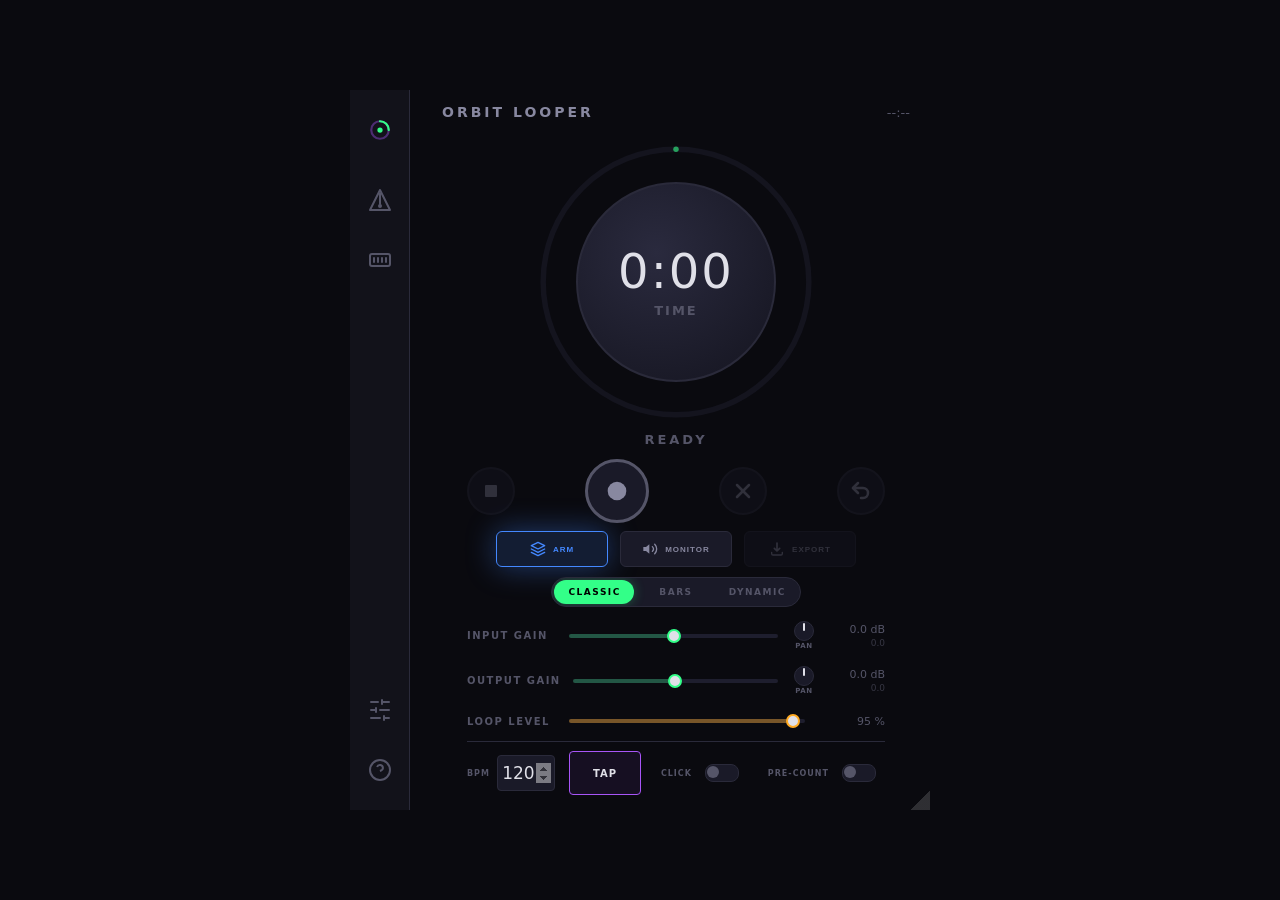
<file: Source/ui/public/index.html>
<!DOCTYPE html>
<html lang="en">

<head>
    <meta charset="UTF-8">
    <meta name="viewport" content="width=device-width, initial-scale=1.0">
    <title>Orbit Looper</title>
    <link rel="stylesheet" href="style.css">
</head>

<body>
    <div class="app-wrapper">

        <!-- SIDEBAR -->
        <div class="sidebar">
            <!-- Logo -->
            <div class="sidebar-logo" title="Orbit Looper">
                <svg viewBox="0 0 32 32" width="28" height="28" fill="none" stroke="currentColor" stroke-width="2.5"
                    stroke-linecap="round" stroke-linejoin="round">
                    <circle cx="16" cy="16" r="10" opacity="0.4" />
                    <path d="M16 6 A 10 10 0 0 1 26 16" stroke="var(--color-playing)" />
                    <circle cx="16" cy="16" r="3" fill="var(--color-playing)" stroke="none" />
                </svg>
            </div>

            <!-- Rhythm & Bars Icon -->
            <button type="button" class="sidebar-icon" id="iconMetro" title="Rhythm & Bars"
                aria-label="Open Rhythm & Bars">
                <svg viewBox="0 0 24 24" width="24" height="24" fill="none" stroke="currentColor" stroke-width="2">
                    <path d="M12 2L2 22h20L12 2zm0 4v10" stroke-linecap="round" stroke-linejoin="round" />
                    <circle cx="12" cy="18" r="2" fill="currentColor" stroke="none" />
                </svg>
            </button>

            <!-- MIDI Icon -->
            <button type="button" class="sidebar-icon" id="iconMidi" title="MIDI / Key Mapping"
                aria-label="Open MIDI and Key Mapping">
                <svg viewBox="0 0 24 24" width="24" height="24" fill="none" stroke="currentColor" stroke-width="2">
                    <rect x="2" y="6" width="20" height="12" rx="2" stroke-linecap="round" />
                    <path d="M6 10v4M10 10v4M14 10v4M18 10v4" stroke-linecap="round" />
                </svg>
            </button>

            <div class="sidebar-spacer"></div>

            <!-- Audio Device Settings (Standalone Only) -->
            <button type="button" class="sidebar-icon" id="iconAudio" title="Audio Device Settings"
                aria-label="Open Audio Device Settings" style="display: none;">
                <svg viewBox="0 0 24 24" width="24" height="24" fill="none" stroke="currentColor" stroke-width="2">
                    <path d="M12 15.5a3.5 3.5 0 1 0 0-7 3.5 3.5 0 0 0 0 7Z" />
                    <path d="M19.4 15a1.7 1.7 0 0 0 .34 1.88l.06.06-2.83 2.83-.06-.06a1.7 1.7 0 0 0-1.88-.34 1.7 1.7 0 0 0-1.03 1.56V21h-4v-.08a1.7 1.7 0 0 0-1.03-1.56 1.7 1.7 0 0 0-1.88.34l-.06.06-2.83-2.83.06-.06A1.7 1.7 0 0 0 4.6 15a1.7 1.7 0 0 0-1.52-1H3v-4h.08A1.7 1.7 0 0 0 4.6 9a1.7 1.7 0 0 0-.34-1.88l-.06-.06 2.83-2.83.06.06A1.7 1.7 0 0 0 8.97 4.6 1.7 1.7 0 0 0 10 3.08V3h4v.08a1.7 1.7 0 0 0 1.03 1.52 1.7 1.7 0 0 0 1.88-.34l.06-.06 2.83 2.83-.06.06A1.7 1.7 0 0 0 19.4 9c.24.61.83 1 1.52 1H21v4h-.08c-.69 0-1.28.39-1.52 1Z"
                        stroke-linecap="round" stroke-linejoin="round" />
                </svg>
            </button>

            <!-- Orbit Settings -->
            <button type="button" class="sidebar-icon" id="iconGear" title="Orbit Settings"
                aria-label="Open Orbit Settings">
                <svg viewBox="0 0 24 24" width="24" height="24" fill="none" stroke="currentColor" stroke-width="2"
                    stroke-linecap="round" stroke-linejoin="round">
                    <line x1="21" x2="14" y1="4" y2="4" />
                    <line x1="10" x2="3" y1="4" y2="4" />
                    <line x1="21" x2="12" y1="12" y2="12" />
                    <line x1="8" x2="3" y1="12" y2="12" />
                    <line x1="21" x2="16" y1="20" y2="20" />
                    <line x1="12" x2="3" y1="20" y2="20" />
                    <line x1="14" x2="14" y1="2" y2="6" />
                    <line x1="8" x2="8" y1="10" y2="14" />
                    <line x1="16" x2="16" y1="18" y2="22" />
                </svg>
            </button>

            <!-- Help Icon -->
            <button type="button" class="sidebar-icon" id="iconHelp" title="Help / About"
                aria-label="Open Help and About">
                <svg viewBox="0 0 24 24" width="24" height="24" fill="none" stroke="currentColor" stroke-width="2">
                    <circle cx="12" cy="12" r="10" />
                    <path d="M9.09 9a3 3 0 0 1 5.83 1c0 2-3 3-3 3M12 17h.01" />
                </svg>
            </button>

            <!-- Fullscreen Icon (Hidden per user request for future implementation) -->
            <div class="sidebar-icon" id="iconFullscreen" title="Toggle Fullscreen" style="display: none;">
                <svg viewBox="0 0 24 24" width="24" height="24" fill="none" stroke="currentColor" stroke-width="2">
                    d="M8 3H5a2 2 0 0 0-2 2v3m18 0V5a2 2 0 0 0-2-2h-3m0 18h3a2 2 0 0 0 2-2v-3M3 16v3a2 2 0 0 0 2 2h3" />
                </svg>
            </div>
        </div>

        <!-- MAIN CONTENT -->
        <div class="main-content">
            <!-- Header -->
            <div class="header">
                <div class="plugin-name">Orbit Looper</div>
                <div class="loop-time" id="loopTime">--:--</div>
            </div>

            <!-- Main Knob Area -->
            <div class="knob-container">
                <!-- Playback position ring -->
                <svg class="playback-ring" viewBox="0 0 310 310">
                    <!-- Background ring -->
                    <circle cx="155" cy="155" r="145" fill="none" stroke="#1e1e2e" stroke-width="6" opacity="0.5" />
                    <!-- Playback arc -->
                    <circle id="playbackArc" cx="155" cy="155" r="145" fill="none" stroke="#33ff88" stroke-width="6"
                        stroke-dasharray="0 911" stroke-linecap="round" transform="rotate(-90 155 155)" opacity="0.6" />
                    <!-- Playhead dot -->
                    <circle id="playheadDot" cx="155" cy="10" r="5" fill="#33ff88" opacity="0" />
                </svg>

                <!-- Loop Level Knob (Visual Only) -->
                <div class="knob" id="knob">
                    <div class="knob-label">
                        <div class="knob-value" id="mainDisplay">0:00</div>
                        <div class="knob-subtext" id="subDisplay">TIME</div>
                    </div>
                </div>
            </div>

            <!-- State Display -->
            <div class="state-display">
                <div class="state-text empty" id="stateText">READY</div>
            </div>

            <!-- Primary Transport Controls -->
            <div class="transport" aria-label="Transport controls">
                <!-- Stop/Play Toggle Button -->
                <button type="button" class="transport-btn disabled" id="btnStop" title="Stop" aria-label="Stop"
                    aria-disabled="true" disabled>
                    <svg class="btn-icon" viewBox="0 0 24 24" id="stopIcon">
                        <rect x="6" y="6" width="12" height="12" rx="1" />
                    </svg>
                </button>

                <!-- Record/Overdub Button -->
                <button type="button" class="transport-btn btn-record state-empty" id="btnRecord" title="Record"
                    aria-label="Record">
                    <svg class="btn-icon" viewBox="0 0 24 24" id="recordIcon">
                        <circle cx="12" cy="12" r="8" />
                    </svg>
                </button>

                <!-- Clear Button -->
                <button type="button" class="transport-btn disabled" id="btnClear" title="Clear" aria-label="Clear"
                    aria-disabled="true" disabled>
                    <svg class="btn-icon" viewBox="0 0 24 24">
                        <line x1="6" y1="6" x2="18" y2="18" stroke="currentColor" stroke-width="2.5"
                            stroke-linecap="round" />
                        <line x1="18" y1="6" x2="6" y2="18" stroke="currentColor" stroke-width="2.5"
                            stroke-linecap="round" />
                    </svg>
                </button>

                <!-- Undo Button -->
                <button type="button" class="transport-btn disabled" id="btnUndo" title="Undo Last Layer"
                    aria-label="Undo Last Layer" aria-disabled="true" disabled>
                    <svg class="btn-icon" viewBox="0 0 24 24">
                        <path d="M9 14L4 9l5-5" fill="none" stroke="currentColor" stroke-width="2.5"
                            stroke-linecap="round" stroke-linejoin="round" />
                        <path d="M4 9h10a5 5 0 0 1 0 10H12" fill="none" stroke="currentColor" stroke-width="2.5"
                            stroke-linecap="round" />
                    </svg>
                </button>

            </div>

            <!-- Secondary Performance Actions -->
            <div class="utility-actions" aria-label="Loop utilities">
                <button type="button" class="utility-btn active" id="btnArmOverdub" title="Arm Overdub"
                    aria-pressed="true">
                    <svg class="btn-icon" viewBox="0 0 24 24">
                        <path d="M12 2L2 7l10 5 10-5-10-5zM2 17l10 5 10-5M2 12l10 5 10-5" fill="none"
                            stroke="currentColor" stroke-width="2" stroke-linecap="round" stroke-linejoin="round" />
                    </svg>
                    <span class="utility-label">Arm</span>
                </button>

                <button type="button" class="utility-btn btn-monitor" id="btnMonitor" title="Disable Monitoring (Active)"
                    aria-pressed="true">
                    <svg class="btn-icon" viewBox="0 0 24 24" id="monitorIcon">
                        <polygon points="11 5 6 9 2 9 2 15 6 15 11 19 11 5" fill="currentColor"></polygon>
                        <path d="M15.54 8.46a5 5 0 0 1 0 7.07" fill="none" stroke="currentColor" stroke-width="2"
                            stroke-linecap="round" stroke-linejoin="round"></path>
                        <path d="M19.07 4.93a10 10 0 0 1 0 14.14" fill="none" stroke="currentColor" stroke-width="2"
                            stroke-linecap="round" stroke-linejoin="round"></path>
                    </svg>
                    <span class="utility-label">Monitor</span>
                </button>

                <button type="button" class="utility-btn disabled" id="btnExport" title="Export WAV"
                    aria-disabled="true" disabled>
                    <svg class="btn-icon" viewBox="0 0 24 24">
                        <path d="M12 3v12M12 15l-4-4M12 15l4-4" fill="none" stroke="currentColor" stroke-width="2.5"
                            stroke-linecap="round" stroke-linejoin="round" />
                        <path d="M4 17v2a2 2 0 002 2h12a2 2 0 002-2v-2" fill="none" stroke="currentColor"
                            stroke-width="2" stroke-linecap="round" />
                    </svg>
                    <span class="utility-label">Export</span>
                </button>
            </div>

            <!-- Loop Mode 3-Way Toggle -->
            <div class="mode-3way-container">
                <div class="mode-3way" id="loopModeToggle" role="group" aria-label="Loop mode">
                    <button type="button" class="mode-segment active" id="segClassic" data-mode="0"
                        title="Classic: First recording defines the loop length. Overdubs stop at this boundary."
                        aria-pressed="true">CLASSIC</button>
                    <button type="button" class="mode-segment" id="segBars" data-mode="1"
                        title="Bars: Loop length is determined by BPM on the main screen and Bars and Beats in Rhythm &amp; Bars."
                        aria-pressed="false">BARS</button>
                    <button type="button" class="mode-segment" id="segDynamic" data-mode="2"
                        title="Dynamic: Overdubs extend the loop length up to the Global Max Length in Settings.">
                        DYNAMIC</button>
                    <div class="mode-selection-pill" id="modePill" aria-hidden="true"></div>
                </div>
            </div>

            <!-- UNIFIED GAIN, METERS, AND SETTINGS LAYOUT -->
            <div class="gain-controls">
                <!-- Input Gain Slider -->
                <div class="gain-control">
                    <div class="gain-label">Input Gain</div>
                    <div class="gain-slider-track" id="inputGainSlider">
                        <div class="gain-slider-meter" id="inputMeterFill"></div>
                        <div class="gain-slider-fill" id="inputGainFill"></div>
                        <div class="gain-slider-thumb" id="inputGainThumb"></div>
                    </div>
                    <div class="pan-knob-container">
                        <div class="pan-knob" id="inputPanKnob" title="Double-click to reset (Drag up/down to pan)">
                            <div class="pan-indicator" id="inputPanIndicator"></div>
                        </div>
                        <div class="pan-knob-label">PAN</div>
                    </div>
                    <div class="gain-value-container">
                        <div class="gain-value" id="inputGainValue">0.0 dB</div>
                        <div class="peak-value" id="inputPeakValue">0.0</div>
                    </div>
                </div>

                <!-- Output Gain Slider -->
                <div class="gain-control">
                    <div class="gain-label">Output Gain</div>
                    <div class="gain-slider-track" id="outputGainSlider">
                        <div class="gain-slider-meter" id="outputMeterFill"></div>
                        <div class="gain-slider-fill" id="outputGainFill"></div>
                        <div class="gain-slider-thumb" id="outputGainThumb"></div>
                    </div>
                    <div class="pan-knob-container">
                        <div class="pan-knob" id="outputPanKnob" title="Double-click to reset (Drag up/down to pan)">
                            <div class="pan-indicator" id="outputPanIndicator"></div>
                        </div>
                        <div class="pan-knob-label">PAN</div>
                    </div>
                    <div class="gain-value-container">
                        <div class="gain-value" id="outputGainValue">0.0 dB</div>
                        <div class="peak-value" id="outputPeakValue">0.0</div>
                    </div>
                </div>

                <!-- Loop Level -->
                <div class="gain-control">
                    <div class="gain-label">Loop Level</div>
                    <div class="gain-slider-track" id="loopLevelSlider">
                        <div class="gain-slider-fill" id="loopLevelFill"
                            style="background: rgba(255, 170, 34, 0.4); width: 95%;"></div>
                        <div class="gain-slider-thumb" id="loopLevelThumb"
                            style="border-color: var(--color-overdubbing); left: 95%;"></div>
                    </div>
                    <div class="pan-knob-container" style="visibility: hidden;">
                        <div class="pan-knob"></div>
                    </div>
                    <div class="gain-value" id="loopLevelValue">95 %</div>
                </div>
            </div>

            <!-- Performance Tempo Controls -->
            <div class="tempo-strip" aria-label="Tempo controls">
                <label class="tempo-control tempo-bpm" for="bpmInput">
                    <span class="tempo-label">BPM</span>
                    <input type="number" class="tempo-input" id="bpmInput" value="120" min="30" max="300"
                        inputmode="numeric" aria-label="Tempo in beats per minute">
                </label>

                <button type="button" class="tap-tempo-btn" id="tapTempoButton" title="Tap Tempo">TAP</button>

                <div class="tempo-control">
                    <span class="tempo-label" id="clickToggleLabel">Click</span>
                    <button type="button" class="toggle-switch" id="clickToggle" aria-labelledby="clickToggleLabel"
                        aria-pressed="false">
                        <span class="toggle-thumb"></span>
                    </button>
                </div>

                <div class="tempo-control">
                    <span class="tempo-label" id="preCountToggleLabel">Pre-count</span>
                    <button type="button" class="toggle-switch" id="preCountToggle"
                        aria-labelledby="preCountToggleLabel" aria-pressed="false">
                        <span class="toggle-thumb"></span>
                    </button>
                </div>
            </div>

            <!-- MIDI CC Mapping Panel -->

            <div class="midi-rows" id="midiRows">
                <!-- Column Headers -->
                <div class="mapping-header">
                    <div class="mapping-col-title"></div>
                    <div class="mapping-col-title">MIDI</div>
                    <div class="mapping-col-title">Key</div>
                </div>
                <div class="midi-row" data-action="11">
                    <div class="midi-action-name">Play</div>
                    <div class="mapping-cell">
                        <div class="midi-cc-display" id="midiCC11">--</div>
                        <button class="midi-learn-btn" id="midiLearn11">Learn</button>
                        <button class="midi-clear-btn hidden" id="midiClear11">&times;</button>
                    </div>
                    <div class="mapping-cell">
                        <div class="midi-cc-display" id="keyBind11">--</div>
                        <button class="midi-learn-btn" id="keyLearn11">Learn</button>
                        <button class="midi-clear-btn hidden" id="keyClear11">&times;</button>
                    </div>
                </div>
                <div class="midi-row" data-action="0">
                    <div class="midi-action-name">Record</div>
                    <div class="mapping-cell">
                        <div class="midi-cc-display" id="midiCC0">--</div>
                        <button class="midi-learn-btn" id="midiLearn0">Learn</button>
                        <button class="midi-clear-btn hidden" id="midiClear0">&times;</button>
                    </div>
                    <div class="mapping-cell">
                        <div class="midi-cc-display" id="keyBind0">--</div>
                        <button class="midi-learn-btn" id="keyLearn0">Learn</button>
                        <button class="midi-clear-btn hidden" id="keyClear0">&times;</button>
                    </div>
                </div>
                <div class="midi-row" data-action="1">
                    <div class="midi-action-name">Stop</div>
                    <div class="mapping-cell">
                        <div class="midi-cc-display" id="midiCC1">--</div>
                        <button class="midi-learn-btn" id="midiLearn1">Learn</button>
                        <button class="midi-clear-btn hidden" id="midiClear1">&times;</button>
                    </div>
                    <div class="mapping-cell">
                        <div class="midi-cc-display" id="keyBind1">--</div>
                        <button class="midi-learn-btn" id="keyLearn1">Learn</button>
                        <button class="midi-clear-btn hidden" id="keyClear1">&times;</button>
                    </div>
                </div>
                <div class="midi-row" data-action="2">
                    <div class="midi-action-name">Clear</div>
                    <div class="mapping-cell">
                        <div class="midi-cc-display" id="midiCC2">--</div>
                        <button class="midi-learn-btn" id="midiLearn2">Learn</button>
                        <button class="midi-clear-btn hidden" id="midiClear2">&times;</button>
                    </div>
                    <div class="mapping-cell">
                        <div class="midi-cc-display" id="keyBind2">--</div>
                        <button class="midi-learn-btn" id="keyLearn2">Learn</button>
                        <button class="midi-clear-btn hidden" id="keyClear2">&times;</button>
                    </div>
                </div>
                <div class="midi-row" data-action="3">
                    <div class="midi-action-name">Undo</div>
                    <div class="mapping-cell">
                        <div class="midi-cc-display" id="midiCC3">--</div>
                        <button class="midi-learn-btn" id="midiLearn3">Learn</button>
                        <button class="midi-clear-btn hidden" id="midiClear3">&times;</button>
                    </div>
                    <div class="mapping-cell">
                        <div class="midi-cc-display" id="keyBind3">--</div>
                        <button class="midi-learn-btn" id="keyLearn3">Learn</button>
                        <button class="midi-clear-btn hidden" id="keyClear3">&times;</button>
                    </div>
                </div>
                <div class="midi-row" data-action="4">
                    <div class="midi-action-name">Footswitch</div>
                    <div class="mapping-cell">
                        <div class="midi-cc-display" id="midiCC4">--</div>
                        <button class="midi-learn-btn" id="midiLearn4">Learn</button>
                        <button class="midi-clear-btn hidden" id="midiClear4">&times;</button>
                    </div>
                    <div class="mapping-cell">
                        <div class="midi-cc-display" id="keyBind4">--</div>
                        <button class="midi-learn-btn" id="keyLearn4">Learn</button>
                        <button class="midi-clear-btn hidden" id="keyClear4">&times;</button>
                    </div>
                </div>
                <div class="midi-row" data-action="5">
                    <div class="midi-action-name">Overdub</div>
                    <div class="mapping-cell">
                        <div class="midi-cc-display" id="midiCC5">--</div>
                        <button class="midi-learn-btn" id="midiLearn5">Learn</button>
                        <button class="midi-clear-btn hidden" id="midiClear5">&times;</button>
                    </div>
                    <div class="mapping-cell">
                        <div class="midi-cc-display" id="keyBind5">--</div>
                        <button class="midi-learn-btn" id="keyLearn5">Learn</button>
                        <button class="midi-clear-btn hidden" id="keyClear5">&times;</button>
                    </div>
                </div>
                <div class="midi-row" data-action="6">
                    <div class="midi-action-name">Bar Mode</div>
                    <div class="mapping-cell">
                        <div class="midi-cc-display" id="midiCC6">--</div>
                        <button class="midi-learn-btn" id="midiLearn6">Learn</button>
                        <button class="midi-clear-btn hidden" id="midiClear6">&times;</button>
                    </div>
                    <div class="mapping-cell">
                        <div class="midi-cc-display" id="keyBind6">--</div>
                        <button class="midi-learn-btn" id="keyLearn6">Learn</button>
                        <button class="midi-clear-btn hidden" id="keyClear6">&times;</button>
                    </div>
                </div>
                <div class="midi-row" data-action="7">
                    <div class="midi-action-name">Click</div>
                    <div class="mapping-cell">
                        <div class="midi-cc-display" id="midiCC7">--</div>
                        <button class="midi-learn-btn" id="midiLearn7">Learn</button>
                        <button class="midi-clear-btn hidden" id="midiClear7">&times;</button>
                    </div>
                    <div class="mapping-cell">
                        <div class="midi-cc-display" id="keyBind7">--</div>
                        <button class="midi-learn-btn" id="keyLearn7">Learn</button>
                        <button class="midi-clear-btn hidden" id="keyClear7">&times;</button>
                    </div>
                </div>
                <div class="midi-row" data-action="8">
                    <div class="midi-action-name">Pre-count</div>
                    <div class="mapping-cell">
                        <div class="midi-cc-display" id="midiCC8">--</div>
                        <button class="midi-learn-btn" id="midiLearn8">Learn</button>
                        <button class="midi-clear-btn hidden" id="midiClear8">&times;</button>
                    </div>
                    <div class="mapping-cell">
                        <div class="midi-cc-display" id="keyBind8">--</div>
                        <button class="midi-learn-btn" id="keyLearn8">Learn</button>
                        <button class="midi-clear-btn hidden" id="keyClear8">&times;</button>
                    </div>
                </div>
                <div class="midi-row" data-action="9">
                    <div class="midi-action-name">Arm Overdub</div>
                    <div class="mapping-cell">
                        <div class="midi-cc-display" id="midiCC9">--</div>
                        <button class="midi-learn-btn" id="midiLearn9">Learn</button>
                        <button class="midi-clear-btn hidden" id="midiClear9">&times;</button>
                    </div>
                    <div class="mapping-cell">
                        <div class="midi-cc-display" id="keyBind9">--</div>
                        <button class="midi-learn-btn" id="keyLearn9">Learn</button>
                        <button class="midi-clear-btn hidden" id="keyClear9">&times;</button>
                    </div>
                </div>
                <div class="midi-row" data-action="10">
                    <div class="midi-action-name">Play Click</div>
                    <div class="mapping-cell">
                        <div class="midi-cc-display" id="midiCC10">--</div>
                        <button class="midi-learn-btn" id="midiLearn10">Learn</button>
                        <button class="midi-clear-btn hidden" id="midiClear10">&times;</button>
                    </div>
                    <div class="mapping-cell">
                        <div class="midi-cc-display" id="keyBind10">--</div>
                        <button class="midi-learn-btn" id="keyLearn10">Learn</button>
                        <button class="midi-clear-btn hidden" id="keyClear10">&times;</button>
                    </div>
                </div>
                <div class="midi-row" data-action="12">
                    <div class="midi-action-name">Monitor</div>
                    <div class="mapping-cell">
                        <div class="midi-cc-display" id="midiCC12">--</div>
                        <button class="midi-learn-btn" id="midiLearn12">Learn</button>
                        <button class="midi-clear-btn hidden" id="midiClear12">&times;</button>
                    </div>
                    <div class="mapping-cell">
                        <div class="midi-cc-display" id="keyBind12">--</div>
                        <button class="midi-learn-btn" id="keyLearn12">Learn</button>
                        <button class="midi-clear-btn hidden" id="keyClear12">&times;</button>
                    </div>
                </div>
                <div class="midi-row" data-action="13">
                    <div class="midi-action-name">Loop Mode ↻</div>
                    <div class="mapping-cell">
                        <div class="midi-cc-display" id="midiCC13">--</div>
                        <button class="midi-learn-btn" id="midiLearn13">Learn</button>
                        <button class="midi-clear-btn hidden" id="midiClear13">&times;</button>
                    </div>
                    <div class="mapping-cell">
                        <div class="midi-cc-display" id="keyBind13">--</div>
                        <button class="midi-learn-btn" id="keyLearn13">Learn</button>
                        <button class="midi-clear-btn hidden" id="keyClear13">&times;</button>
                    </div>
                </div>
                <div class="midi-row" data-action="14">
                    <div class="midi-action-name">Classic Mode</div>
                    <div class="mapping-cell">
                        <div class="midi-cc-display" id="midiCC14">--</div>
                        <button class="midi-learn-btn" id="midiLearn14">Learn</button>
                        <button class="midi-clear-btn hidden" id="midiClear14">&times;</button>
                    </div>
                    <div class="mapping-cell">
                        <div class="midi-cc-display" id="keyBind14">--</div>
                        <button class="midi-learn-btn" id="keyLearn14">Learn</button>
                        <button class="midi-clear-btn hidden" id="keyClear14">&times;</button>
                    </div>
                </div>
                <div class="midi-row" data-action="15">
                    <div class="midi-action-name">Beats Mode</div>
                    <div class="mapping-cell">
                        <div class="midi-cc-display" id="midiCC15">--</div>
                        <button class="midi-learn-btn" id="midiLearn15">Learn</button>
                        <button class="midi-clear-btn hidden" id="midiClear15">&times;</button>
                    </div>
                    <div class="mapping-cell">
                        <div class="midi-cc-display" id="keyBind15">--</div>
                        <button class="midi-learn-btn" id="keyLearn15">Learn</button>
                        <button class="midi-clear-btn hidden" id="keyClear15">&times;</button>
                    </div>
                </div>
                <div class="midi-row" data-action="16">
                    <div class="midi-action-name">Dynamic Mode</div>
                    <div class="mapping-cell">
                        <div class="midi-cc-display" id="midiCC16">--</div>
                        <button class="midi-learn-btn" id="midiLearn16">Learn</button>
                        <button class="midi-clear-btn hidden" id="midiClear16">&times;</button>
                    </div>
                    <div class="mapping-cell">
                        <div class="midi-cc-display" id="keyBind16">--</div>
                        <button class="midi-learn-btn" id="keyLearn16">Learn</button>
                        <button class="midi-clear-btn hidden" id="keyClear16">&times;</button>
                    </div>
                </div>
                <div class="midi-row" data-action="17">
                    <div class="midi-action-name">Pan In → L</div>
                    <div class="mapping-cell">
                        <div class="midi-cc-display" id="midiCC17">--</div>
                        <button class="midi-learn-btn" id="midiLearn17">Learn</button>
                        <button class="midi-clear-btn hidden" id="midiClear17">&times;</button>
                    </div>
                    <div class="mapping-cell">
                        <div class="midi-cc-display" id="keyBind17">--</div>
                        <button class="midi-learn-btn" id="keyLearn17">Learn</button>
                        <button class="midi-clear-btn hidden" id="keyClear17">&times;</button>
                    </div>
                </div>
                <div class="midi-row" data-action="18">
                    <div class="midi-action-name">Pan In → C</div>
                    <div class="mapping-cell">
                        <div class="midi-cc-display" id="midiCC18">--</div>
                        <button class="midi-learn-btn" id="midiLearn18">Learn</button>
                        <button class="midi-clear-btn hidden" id="midiClear18">&times;</button>
                    </div>
                    <div class="mapping-cell">
                        <div class="midi-cc-display" id="keyBind18">--</div>
                        <button class="midi-learn-btn" id="keyLearn18">Learn</button>
                        <button class="midi-clear-btn hidden" id="keyClear18">&times;</button>
                    </div>
                </div>
                <div class="midi-row" data-action="19">
                    <div class="midi-action-name">Pan In → R</div>
                    <div class="mapping-cell">
                        <div class="midi-cc-display" id="midiCC19">--</div>
                        <button class="midi-learn-btn" id="midiLearn19">Learn</button>
                        <button class="midi-clear-btn hidden" id="midiClear19">&times;</button>
                    </div>
                    <div class="mapping-cell">
                        <div class="midi-cc-display" id="keyBind19">--</div>
                        <button class="midi-learn-btn" id="keyLearn19">Learn</button>
                        <button class="midi-clear-btn hidden" id="keyClear19">&times;</button>
                    </div>
                </div>

            </div>



            <div class="metro-content" id="metroContent">
                <!-- ROW 1: Timing & Mode -->
                <div class="metro-grid-row">
                    <div class="metro-group">
                        <div class="metro-input-wrapper">
                            <span class="metro-label-small">BEATS</span>
                            <input type="number" class="metro-input" id="beatsInput" value="4" min="1" max="16">
                        </div>
                    </div>

                    <!-- Loop Length (Always visible now) -->
                    <div class="metro-group" id="barsInputContainer">
                        <div class="metro-input-wrapper">
                            <span class="metro-label-small">BARS</span>
                            <input type="number" class="metro-input" id="barsInput" value="4" min="1" max="999">
                        </div>
                    </div>

                    <div class="metro-group" style="margin-left: auto;">
                        <span class="metro-label-small">MODE</span>
                        <div class="metro-mode-display" id="metroModeDisplay">SEC</div>
                    </div>
                </div>

                <div class="metro-duration" id="metroDuration">Duration: 8.0s</div>

                <!-- ROW 2: Advanced Playback Features -->
                <div class="metro-grid-row">
                    <div class="metro-group">
                        <span class="metro-label-small">AUDITION CLICK</span>
                        <button type="button" class="play-click-btn" id="playClickBtn" title="Audition Click"
                            aria-pressed="false">
                            <svg viewBox="0 0 24 24" width="10" height="10" fill="currentColor">
                                <path d="M8 5v14l11-7z" />
                            </svg>
                        </button>
                    </div>

                    <div class="metro-group" id="preCountGroup"
                        style="opacity: 0.4; pointer-events: none; margin-left: 0;">
                        <div class="metro-input-wrapper">
                            <span class="metro-label-small">PRE-COUNT BARS</span>
                            <input type="number" class="metro-input" id="preCountBarsInput" value="2" min="1" max="16"
                                style="width: 40px;">
                        </div>
                    </div>
                </div>

                <!-- ROW 3: Rhythm Matrix -->
                <div class="metro-matrix">
                    <div class="rhythm-row-container">
                        <span class="rhythm-label-large">A</span>
                        <div class="rhythm-row" id="accentRow"></div>
                    </div>
                    <div class="rhythm-row-container">
                        <span class="rhythm-label-large">B</span>
                        <div class="rhythm-row" id="regularRow"></div>
                    </div>
                </div>
            </div>
        </div>

        <!-- Version Footer -->
        <!-- MODALS -->
        <!-- MODALS (shared styles live in style.css) -->

        <!-- METRONOME MODAL -->
        <div class="modal-overlay" id="modalMetro">
            <div class="modal-content">
                <div class="modal-header">
                    <div class="modal-title">Rhythm &amp; Bars</div>
                    <button class="modal-close" onclick="toggleModal('modalMetro')">&times;</button>
                </div>
                <!-- Content moved from panel -->
                <div id="metroModalContent"></div>
            </div>
        </div>

        <!-- MIDI MODAL -->
        <div class="modal-overlay" id="modalMidi">
            <div class="modal-content">
                <div class="modal-header">
                    <div class="modal-title">Mapping</div>
                    <button class="modal-close" onclick="toggleModal('modalMidi')">&times;</button>
                </div>
                <div id="midiModalContent"></div>
            </div>
        </div>

        <!-- SETTINGS MODAL -->
        <div class="modal-overlay" id="modalSettings">
            <div class="modal">
                <div class="modal-header">
                    <div class="modal-title">Orbit Settings</div>
                    <div class="modal-close" onclick="toggleModal('modalSettings')">&times;</div>
                </div>
                <div class="modal-content" id="settingsModalContent">
                    <!-- content moved by JS -->
                </div>
            </div>
        </div>

        <!-- HELP MODAL -->
        <div class="modal-overlay" id="modalHelp">
            <div class="modal">
                <div class="modal-header">
                    <div class="modal-title">Help / About</div>
                    <div class="modal-close" onclick="toggleModal('modalHelp')">&times;</div>
                </div>
                <div class="modal-content" id="helpModalContent">
                    <!-- content moved by JS -->
                </div>
            </div>
        </div>

        <!-- Custom JS Resize Handle -->
        <div class="custom-resizer" id="customResizer" title="Drag to Resize"></div>

    </div> <!-- Close app-wrapper -->

    <!-- OFF-SCREEN CONTENT TO BE MOVED INTO MODALS -->
    <div style="display:none">
        <!-- Settings Content -->
        <div id="settingsContent">
            <div class="settings-group">
                <div class="settings-label">GLOBAL MAX LENGTH</div>
                <div class="settings-desc">Maximum loop length (tape length). Memory is allocated per layer as you record — longer loops and Dynamic mode use more RAM.</div>
                <div class="settings-options" id="maxLenOptions">
                    <button class="settings-opt" data-value="60">1m</button>
                    <button class="settings-opt" data-value="120">2m</button>
                    <button class="settings-opt active" data-value="300">5m</button>
                    <button class="settings-opt" data-value="600">10m</button>
                    <button class="settings-opt" data-value="1200">20m</button>
                </div>
            </div>
            <div class="settings-group">
                <div class="settings-label">MAX LAYERS</div>
                <div class="settings-desc">Maximum number of independent overdub layers. More layers use more memory.
                </div>
                <div class="settings-options" id="maxLayerOptions">
                    <button class="settings-opt" data-value="2">2</button>
                    <button class="settings-opt" data-value="4">4</button>
                    <button class="settings-opt" data-value="6">6</button>
                    <button class="settings-opt active" data-value="8">8</button>
                </div>
            </div>
        </div>

        <!-- Help Content -->
        <div id="helpDetailContent">
            <!-- FOOTSWITCH MODE & GESTURES (MOVED TO TOP) -->
            <div class="memory-info"
                style="padding:12px; background:rgba(68,136,255,0.12); border-left:3px solid var(--color-armed); font-size:11px; color:var(--text-secondary); line-height:1.4; margin-bottom: 2px;">
                <span style="color:var(--text-primary); font-weight:bold; display:block; margin-bottom:0px;">
                    Footswitch Mode (Ditto Style)
                </span>
            </div>

            <div class="footswitch-info"
                style="margin-bottom: 5px; background: rgba(68, 136, 255, 0.05); padding: 12px; border-radius: 6px; border-left: 3px solid var(--color-armed);">
                <div class="footswitch-info-title"
                    style="color:var(--text-primary); font-weight:bold; font-size: 11px; margin-bottom: 8px; text-transform: uppercase;">
                    Gestures</div>
                <div class="footswitch-info-row"
                    style="display: flex; justify-content: space-between; font-size: 10px; margin-bottom: 4px;">
                    <span class="footswitch-gesture" style="font-weight: bold; color: var(--color-playing);">1×
                        TAP</span>
                    <span class="footswitch-desc" style="color: var(--text-secondary);">Rec → Play → Overdub</span>
                </div>
                <div class="footswitch-info-row"
                    style="display: flex; justify-content: space-between; font-size: 10px; margin-bottom: 4px;">
                    <span class="footswitch-gesture" style="font-weight: bold; color: var(--color-stopped);">2×
                        TAP</span>
                    <span class="footswitch-desc" style="color: var(--text-secondary);">Stop Playback</span>
                </div>
                <div class="footswitch-info-row"
                    style="display: flex; justify-content: space-between; font-size: 10px; margin-bottom: 4px;">
                    <span class="footswitch-gesture" style="font-weight: bold; color: var(--color-empty);">2× TAP +
                        HOLD</span>
                    <span class="footswitch-desc" style="color: var(--text-secondary);">Clear All</span>
                </div>
                <div class="footswitch-info-row"
                    style="display: flex; justify-content: space-between; font-size: 10px;">
                    <span class="footswitch-gesture"
                        style="font-weight: bold; color: var(--color-overdubbing);">HOLD</span>
                    <span class="footswitch-desc" style="color: var(--text-secondary);">Undo Last Layer</span>
                </div>
            </div>

            <div class="memory-info"
                style="padding:10px 12px; background:rgba(68,136,255,0.08); border-left:3px solid var(--color-armed); font-size:10px; color:var(--text-secondary); line-height:1.4; margin-bottom: 12px;">
                <div style="display: flex; align-items: flex-start; gap: 8px;">
                    <svg viewBox="0 0 24 24" width="16" height="16" fill="none" stroke="currentColor" stroke-width="2"
                        style="flex-shrink: 0; margin-top: 1px;">
                        <rect x="2" y="6" width="20" height="12" rx="2" stroke-linecap="round" />
                        <path d="M6 10v4M10 10v4M14 10v4M18 10v4" stroke-linecap="round" />
                    </svg>
                    <div>
                        To activate this mode, go to the <b>Mapping</b> modal menu and assign a <b>MIDI CC</b> or <b>Key
                            Mapping</b> to the <b>Footswitch</b> action.
                    </div>
                </div>
            </div>

            <div class="memory-info"
                style="margin-top:2px; padding:12px; background:rgba(51,255,136,0.1); border-left:3px solid var(--color-playing); font-size:11px; color:var(--text-secondary); line-height:1.4; margin-bottom: 12px;">
                <span style="color:var(--text-primary); font-weight:bold; display:block; margin-bottom:5px;">🔄
                    Looping Modes</span>
                <ul style="margin: 5px 0 0 15px; padding: 0;">
                    <li style="margin-bottom: 4px;"><b>Classic Mode</b>: The first layer defines the total loop length.
                    </li>
                    <li style="margin-bottom: 4px;"><b>Bars Mode</b>: Length is pre-determined by BPM and Bar settings.
                    </li>
                    <li style="margin-bottom: 4px;"><b>Dynamic Mode</b>: Overdubs extend the loop length dynamically
                        until reaching the Global Max Length set in the Settings menu.</li>
                </ul>
            </div>

            <div class="memory-info"
                style="padding:12px; background:rgba(51,255,136,0.08); border-left:3px solid var(--color-playing); font-size:11px; color:var(--text-secondary); line-height:1.4; margin-bottom: 12px;">
                <span style="color:var(--text-primary); font-weight:bold; display:block; margin-bottom:5px;">🎵
                    Tempo / Click Track</span>
                Sample-accurate click track synthesized in the audio thread, routed through your audio interface.
                <ul style="margin: 5px 0 0 15px; padding: 0;">
                    <li style="margin-bottom: 4px;"><b>BPM / TAP</b>: Enter an exact tempo or tap repeatedly to detect
                        it. TAP changes BPM only and does not enable the click.</li>
                    <li style="margin-bottom: 4px;"><b>Click</b>: Enable or disable the metronome during recording and
                        playback from the main screen.</li>
                    <li style="margin-bottom: 4px;"><b>Pre-Count</b>: Enable the count-in from the main screen. It works
                        with button, key, MIDI, and footswitch triggers.</li>
                    <li style="margin-bottom: 4px;"><b>Rhythm &amp; Bars</b>: Set Bars, Beats, Pre-count Bars, audition the
                        click, and edit accent (A) and regular (B) beats.</li>
                </ul>
            </div>

            <div class="memory-info"
                style="padding:12px; background:rgba(68,136,255,0.1); border-left:3px solid var(--color-armed); font-size:11px; color:var(--text-secondary); line-height:1.4; margin-bottom: 12px;">
                <span style="color:var(--text-primary); font-weight:bold; display:block; margin-bottom:5px;">🎯
                    Arm Overdub</span>
                Queues an overdub to start precisely at the next loop boundary instead of immediately. When armed, the
                status displays <b>ARMED</b> with a blue indicator. The overdub will automatically engage when the loop
                restarts, ensuring perfectly timed layers. Enabled by default.
            </div>

            <div class="memory-info"
                style="padding:12px; background:rgba(68,136,255,0.08); border-left:3px solid var(--color-armed); font-size:11px; color:var(--text-secondary); line-height:1.4; margin-bottom: 12px;">
                <span style="color:var(--text-primary); font-weight:bold; display:block; margin-bottom:5px;">⌨️
                    Key Bindings</span>
                Bind any keyboard key to any of the 20 mappable actions from the MIDI / Key Mapping panel.
                Each action supports <b>one key</b> — assigning a key that is already bound to another action will
                automatically reassign it (auto-exclusive). Bindings are saved with the plugin state.
            </div>

            <div class="memory-info"
                style="padding:12px; background:rgba(51,255,136,0.06); border-left:3px solid var(--color-playing); font-size:11px; color:var(--text-secondary); line-height:1.4; margin-bottom: 12px;">
                <span style="color:var(--text-primary); font-weight:bold; display:block; margin-bottom:5px;">💡
                    Visual Feedback</span>
                <ul style="margin: 5px 0 0 15px; padding: 0;">
                    <li style="margin-bottom: 4px;"><b style="color: #ffaa22;">Orange Ring Flash</b>: Undo — the
                        playback ring briefly flashes orange when a layer is removed.</li>
                    <li style="margin-bottom: 4px;"><b style="color: #ff4444;">Red Ring Flash</b>: Clear — the ring
                        flashes red when the entire loop is cleared.</li>
                    <li style="margin-bottom: 4px;"><b>Pulsing State Text</b>: The status label (RECORDING, OVERDUBBING,
                        etc.) pulses to indicate active states.</li>
                    <li style="margin-bottom: 4px;"><b>Beat Highlighting</b>: Rhythm matrix cells highlight in sync with
                        the metronome beat.</li>
                    <li style="margin-bottom: 4px;"><b style="color: #4488ff;">Blue Arm Overdub</b>: When overdub is
                        armed and waiting for the loop boundary, the status shows ARMED with a blue indicator.</li>
                </ul>
            </div>

            <div class="memory-info"
                style="padding:12px; background:rgba(255,170,34,0.08); border-left:3px solid var(--color-overdubbing); font-size:11px; color:var(--text-secondary); line-height:1.4; margin-bottom: 12px;">
                <span style="color:var(--text-primary); font-weight:bold; display:block; margin-bottom:5px;">🔊
                    Multi-Layer Architecture</span>
                Instead of a single buffer with destructive overdub, the looper uses up to <b id="helpMaxLayers">8</b>
                independent layers. Each layer is a separate audio recording — overdubs never overwrite previous
                recordings. Use <b>Undo</b> to remove layers one at a time. The maximum number of layers can be
                configured in the <b>Settings</b> menu (default: 8).
            </div>

            <div class="memory-info"
                style="padding:12px; background:rgba(255,170,34,0.1); border-left:3px solid var(--color-overdubbing); font-size:11px; color:var(--text-secondary); line-height:1.4; margin-bottom: 12px;">
                <span style="color:var(--text-primary); font-weight:bold; display:block; margin-bottom:5px;">⚠️
                    Memory RAM Usage</span>
                All loop layers are stored in active RAM for zero-latency overdubbing. Longer Max Length settings
                combined with more layers use more memory.
                <ul style="margin: 5px 0 0 15px; padding: 0;">
                    <li><b>5 Minutes</b> (8 layers): ~0.9 GB RAM</li>
                    <li><b>10 Minutes</b> (8 layers): ~1.8 GB RAM</li>
                    <li><b>20 Minutes</b> (8 layers): ~3.7 GB RAM</li>
                </ul>
            </div>

            <div
                style="font-size: 10px; color: var(--text-dim); text-align: center; border-top: 1px solid var(--border); padding-top: 10px;">
                <div style="margin-bottom: 5px;">Orbit Looper v1.0.0</div>
                <div style="margin-bottom: 5px;">Debug Console: <span
                        style="color: var(--text-secondary);">Ctrl+Shift+D</span></div>
                <a href="https://github.com/dev-dhg/orbit-looper" target="_blank"
                    style="color: var(--color-playing); text-decoration: none;">github.com/dev-dhg/orbit-looper</a>
            </div>
        </div>
    </div>

    <!-- CUSTOM CONFIRM MODAL (OUTSIDE WRAPPER) -->
    <div class="modal-overlay" id="modalConfirm" style="z-index: 9999;">
        <div class="modal" style="max-width: 400px; text-align: center;">
            <div class="modal-header" style="justify-content: center; border-bottom: none; margin-bottom: -10px;">
                <div class="modal-title" id="confirmTitle" style="color: #ffaa22; font-size: 14px;">Warning</div>
            </div>
            <div id="confirmMessage"
                style="font-size: 12px; line-height: 1.5; color: var(--text-secondary); margin: 20px 0; text-align: left; background: rgba(255,170,34,0.1); padding: 15px; border-radius: 6px; border-left: 3px solid #ffaa22;">
                Message goes here
            </div>
            <div style="display: flex; gap: 10px; justify-content: center; margin-top: 20px;">
                <button id="confirmCancelBtn"
                    style="flex: 1; padding: 10px; border-radius: 6px; border: 1px solid var(--border); background: var(--surface); color: var(--text-primary); cursor: pointer; font-weight: 600;">Cancel</button>
                <button id="confirmOkBtn"
                    style="flex: 1; padding: 10px; border-radius: 6px; border: none; background: rgba(255,170,34,0.8); color: #fff; cursor: pointer; font-weight: 600;">Proceed</button>
            </div>
        </div>
    </div>

    <div id="debugLog"
        style="display:none; position:fixed; top:10px; left:70px; right:10px; bottom:50%; background:rgba(0,0,0,0.8); color:#0f0; font-family:monospace; padding:10px; overflow-y:auto; z-index:10000; pointer-events:none; font-size:10px; border:1px solid #0f0;">
    </div>
    <!-- Modular JS: loaded in dependency order (no ES6 modules — JUCE BinaryData limitation) -->
    <script src="juce-bridge.js"></script>
    <script src="state.js"></script>
    <script src="ui-controls.js"></script>
    <script src="transport.js"></script>
    <script src="metronome.js"></script>
    <script src="keymapping.js"></script>
    <script src="main.js"></script>
</body>

</html>
</file>
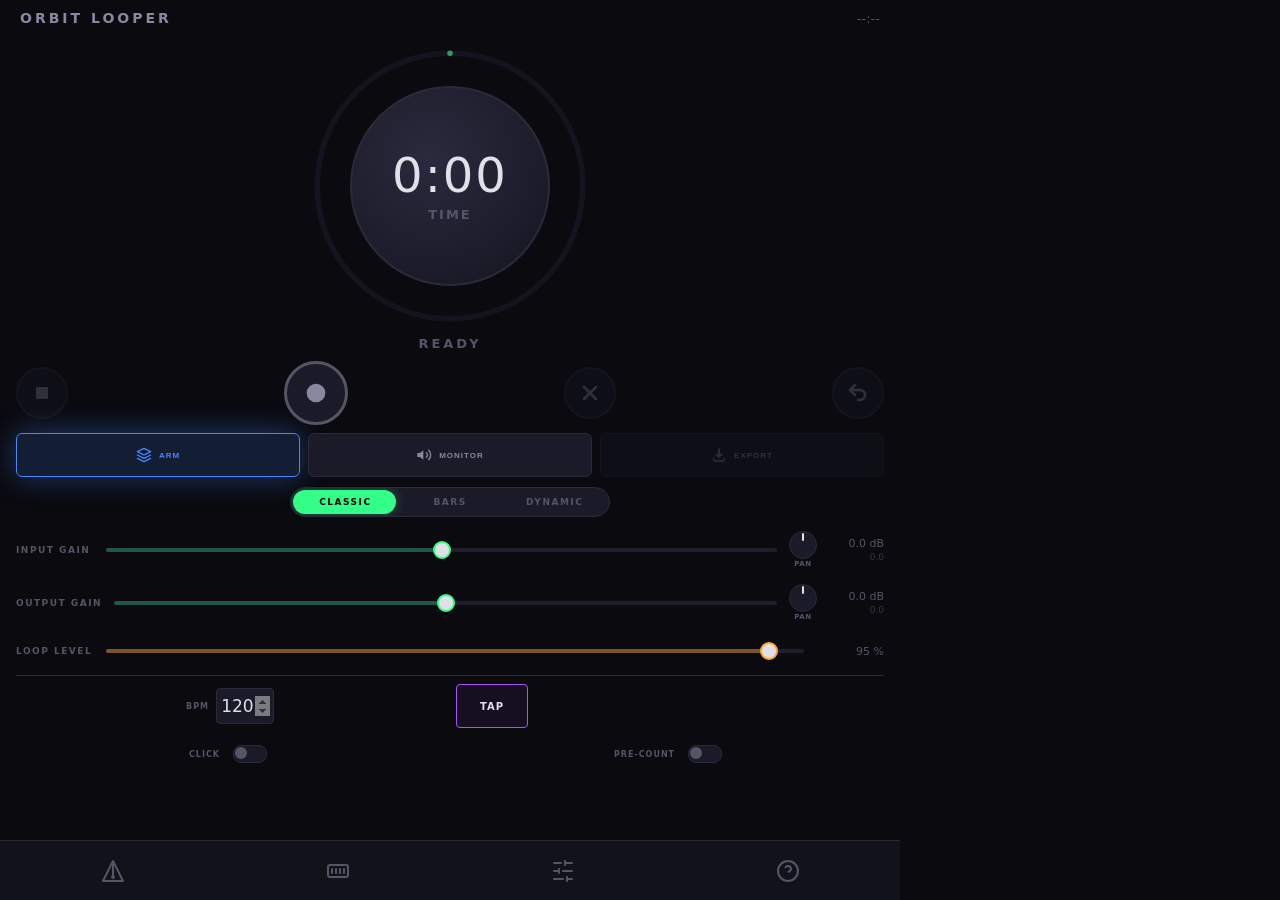
<file: Source/ui/public/mobile-index.html>
<!DOCTYPE html>
<html lang="en">

<head>
    <meta charset="UTF-8">
    <meta name="viewport" content="width=device-width, initial-scale=1.0, maximum-scale=1.0, user-scalable=no">
    <title>Orbit Looper</title>
    <link rel="stylesheet" href="style.css">
    <!-- Mobile layout overrides live in style.css under body.mobile;
         screen-exact sizing + modal teleporting live in mobile.js -->
</head>

<body class="mobile">
    <div class="app-wrapper">

        <!-- SIDEBAR -->
        <div class="sidebar">
            <!-- Logo -->
            <div class="sidebar-logo" title="Orbit Looper">
                <svg viewBox="0 0 32 32" width="28" height="28" fill="none" stroke="currentColor" stroke-width="2.5"
                    stroke-linecap="round" stroke-linejoin="round">
                    <circle cx="16" cy="16" r="10" opacity="0.4" />
                    <path d="M16 6 A 10 10 0 0 1 26 16" stroke="var(--color-playing)" />
                    <circle cx="16" cy="16" r="3" fill="var(--color-playing)" stroke="none" />
                </svg>
            </div>

            <!-- Rhythm & Bars Icon -->
            <button type="button" class="sidebar-icon" id="iconMetro" title="Rhythm & Bars"
                aria-label="Open Rhythm & Bars">
                <svg viewBox="0 0 24 24" width="24" height="24" fill="none" stroke="currentColor" stroke-width="2">
                    <path d="M12 2L2 22h20L12 2zm0 4v10" stroke-linecap="round" stroke-linejoin="round" />
                    <circle cx="12" cy="18" r="2" fill="currentColor" stroke="none" />
                </svg>
            </button>

            <!-- MIDI Icon -->
            <button type="button" class="sidebar-icon" id="iconMidi" title="MIDI / Key Mapping"
                aria-label="Open MIDI and Key Mapping">
                <svg viewBox="0 0 24 24" width="24" height="24" fill="none" stroke="currentColor" stroke-width="2">
                    <rect x="2" y="6" width="20" height="12" rx="2" stroke-linecap="round" />
                    <path d="M6 10v4M10 10v4M14 10v4M18 10v4" stroke-linecap="round" />
                </svg>
            </button>

            <div class="sidebar-spacer"></div>

            <!-- Audio Device Settings (Standalone Only) -->
            <button type="button" class="sidebar-icon" id="iconAudio" title="Audio Device Settings"
                aria-label="Open Audio Device Settings" style="display: none;">
                <svg viewBox="0 0 24 24" width="24" height="24" fill="none" stroke="currentColor" stroke-width="2">
                    <path d="M12 15.5a3.5 3.5 0 1 0 0-7 3.5 3.5 0 0 0 0 7Z" />
                    <path d="M19.4 15a1.7 1.7 0 0 0 .34 1.88l.06.06-2.83 2.83-.06-.06a1.7 1.7 0 0 0-1.88-.34 1.7 1.7 0 0 0-1.03 1.56V21h-4v-.08a1.7 1.7 0 0 0-1.03-1.56 1.7 1.7 0 0 0-1.88.34l-.06.06-2.83-2.83.06-.06A1.7 1.7 0 0 0 4.6 15a1.7 1.7 0 0 0-1.52-1H3v-4h.08A1.7 1.7 0 0 0 4.6 9a1.7 1.7 0 0 0-.34-1.88l-.06-.06 2.83-2.83.06.06A1.7 1.7 0 0 0 8.97 4.6 1.7 1.7 0 0 0 10 3.08V3h4v.08a1.7 1.7 0 0 0 1.03 1.52 1.7 1.7 0 0 0 1.88-.34l.06-.06 2.83 2.83-.06.06A1.7 1.7 0 0 0 19.4 9c.24.61.83 1 1.52 1H21v4h-.08c-.69 0-1.28.39-1.52 1Z"
                        stroke-linecap="round" stroke-linejoin="round" />
                </svg>
            </button>

            <!-- Orbit Settings -->
            <button type="button" class="sidebar-icon" id="iconGear" title="Orbit Settings"
                aria-label="Open Orbit Settings">
                <svg viewBox="0 0 24 24" width="24" height="24" fill="none" stroke="currentColor" stroke-width="2"
                    stroke-linecap="round" stroke-linejoin="round">
                    <line x1="21" x2="14" y1="4" y2="4" />
                    <line x1="10" x2="3" y1="4" y2="4" />
                    <line x1="21" x2="12" y1="12" y2="12" />
                    <line x1="8" x2="3" y1="12" y2="12" />
                    <line x1="21" x2="16" y1="20" y2="20" />
                    <line x1="12" x2="3" y1="20" y2="20" />
                    <line x1="14" x2="14" y1="2" y2="6" />
                    <line x1="8" x2="8" y1="10" y2="14" />
                    <line x1="16" x2="16" y1="18" y2="22" />
                </svg>
            </button>

            <!-- Help Icon -->
            <button type="button" class="sidebar-icon" id="iconHelp" title="Help / About"
                aria-label="Open Help and About">
                <svg viewBox="0 0 24 24" width="24" height="24" fill="none" stroke="currentColor" stroke-width="2">
                    <circle cx="12" cy="12" r="10" />
                    <path d="M9.09 9a3 3 0 0 1 5.83 1c0 2-3 3-3 3M12 17h.01" />
                </svg>
            </button>

            <!-- Fullscreen Icon (Hidden per user request for future implementation) -->
            <div class="sidebar-icon" id="iconFullscreen" title="Toggle Fullscreen" style="display: none;">
                <svg viewBox="0 0 24 24" width="24" height="24" fill="none" stroke="currentColor" stroke-width="2">
                    d="M8 3H5a2 2 0 0 0-2 2v3m18 0V5a2 2 0 0 0-2-2h-3m0 18h3a2 2 0 0 0 2-2v-3M3 16v3a2 2 0 0 0 2 2h3" />
                </svg>
            </div>
        </div>

        <!-- MAIN CONTENT -->
        <div class="main-content">
            <!-- Header -->
            <div class="header">
                <div class="plugin-name">Orbit Looper</div>
                <div class="loop-time" id="loopTime">--:--</div>
            </div>

            <!-- Main Knob Area -->
            <div class="knob-container">
                <!-- Playback position ring -->
                <svg class="playback-ring" viewBox="0 0 310 310">
                    <!-- Background ring -->
                    <circle cx="155" cy="155" r="145" fill="none" stroke="#1e1e2e" stroke-width="6" opacity="0.5" />
                    <!-- Playback arc -->
                    <circle id="playbackArc" cx="155" cy="155" r="145" fill="none" stroke="#33ff88" stroke-width="6"
                        stroke-dasharray="0 911" stroke-linecap="round" transform="rotate(-90 155 155)" opacity="0.6" />
                    <!-- Playhead dot -->
                    <circle id="playheadDot" cx="155" cy="10" r="5" fill="#33ff88" opacity="0" />
                </svg>

                <!-- Loop Level Knob (Visual Only) -->
                <div class="knob" id="knob">
                    <div class="knob-label">
                        <div class="knob-value" id="mainDisplay">0:00</div>
                        <div class="knob-subtext" id="subDisplay">TIME</div>
                    </div>
                </div>
            </div>

            <!-- State Display -->
            <div class="state-display">
                <div class="state-text empty" id="stateText">READY</div>
            </div>

            <!-- Primary Transport Controls -->
            <div class="transport" aria-label="Transport controls">
                <!-- Stop/Play Toggle Button -->
                <button type="button" class="transport-btn disabled" id="btnStop" title="Stop" aria-label="Stop"
                    aria-disabled="true" disabled>
                    <svg class="btn-icon" viewBox="0 0 24 24" id="stopIcon">
                        <rect x="6" y="6" width="12" height="12" rx="1" />
                    </svg>
                </button>

                <!-- Record/Overdub Button -->
                <button type="button" class="transport-btn btn-record state-empty" id="btnRecord" title="Record"
                    aria-label="Record">
                    <svg class="btn-icon" viewBox="0 0 24 24" id="recordIcon">
                        <circle cx="12" cy="12" r="8" />
                    </svg>
                </button>

                <!-- Clear Button -->
                <button type="button" class="transport-btn disabled" id="btnClear" title="Clear" aria-label="Clear"
                    aria-disabled="true" disabled>
                    <svg class="btn-icon" viewBox="0 0 24 24">
                        <line x1="6" y1="6" x2="18" y2="18" stroke="currentColor" stroke-width="2.5"
                            stroke-linecap="round" />
                        <line x1="18" y1="6" x2="6" y2="18" stroke="currentColor" stroke-width="2.5"
                            stroke-linecap="round" />
                    </svg>
                </button>

                <!-- Undo Button -->
                <button type="button" class="transport-btn disabled" id="btnUndo" title="Undo Last Layer"
                    aria-label="Undo Last Layer" aria-disabled="true" disabled>
                    <svg class="btn-icon" viewBox="0 0 24 24">
                        <path d="M9 14L4 9l5-5" fill="none" stroke="currentColor" stroke-width="2.5"
                            stroke-linecap="round" stroke-linejoin="round" />
                        <path d="M4 9h10a5 5 0 0 1 0 10H12" fill="none" stroke="currentColor" stroke-width="2.5"
                            stroke-linecap="round" />
                    </svg>
                </button>

            </div>

            <!-- Secondary Performance Actions -->
            <div class="utility-actions" aria-label="Loop utilities">
                <button type="button" class="utility-btn active" id="btnArmOverdub" title="Arm Overdub"
                    aria-pressed="true">
                    <svg class="btn-icon" viewBox="0 0 24 24">
                        <path d="M12 2L2 7l10 5 10-5-10-5zM2 17l10 5 10-5M2 12l10 5 10-5" fill="none"
                            stroke="currentColor" stroke-width="2" stroke-linecap="round" stroke-linejoin="round" />
                    </svg>
                    <span class="utility-label">Arm</span>
                </button>

                <button type="button" class="utility-btn btn-monitor" id="btnMonitor" title="Disable Monitoring (Active)"
                    aria-pressed="true">
                    <svg class="btn-icon" viewBox="0 0 24 24" id="monitorIcon">
                        <polygon points="11 5 6 9 2 9 2 15 6 15 11 19 11 5" fill="currentColor"></polygon>
                        <path d="M15.54 8.46a5 5 0 0 1 0 7.07" fill="none" stroke="currentColor" stroke-width="2"
                            stroke-linecap="round" stroke-linejoin="round"></path>
                        <path d="M19.07 4.93a10 10 0 0 1 0 14.14" fill="none" stroke="currentColor" stroke-width="2"
                            stroke-linecap="round" stroke-linejoin="round"></path>
                    </svg>
                    <span class="utility-label">Monitor</span>
                </button>

                <button type="button" class="utility-btn disabled" id="btnExport" title="Export WAV"
                    aria-disabled="true" disabled>
                    <svg class="btn-icon" viewBox="0 0 24 24">
                        <path d="M12 3v12M12 15l-4-4M12 15l4-4" fill="none" stroke="currentColor" stroke-width="2.5"
                            stroke-linecap="round" stroke-linejoin="round" />
                        <path d="M4 17v2a2 2 0 002 2h12a2 2 0 002-2v-2" fill="none" stroke="currentColor"
                            stroke-width="2" stroke-linecap="round" />
                    </svg>
                    <span class="utility-label">Export</span>
                </button>
            </div>

            <!-- Loop Mode 3-Way Toggle -->
            <div class="mode-3way-container">
                <div class="mode-3way" id="loopModeToggle" role="group" aria-label="Loop mode">
                    <button type="button" class="mode-segment active" id="segClassic" data-mode="0"
                        title="Classic: First recording defines the loop length. Overdubs stop at this boundary."
                        aria-pressed="true">CLASSIC</button>
                    <button type="button" class="mode-segment" id="segBars" data-mode="1"
                        title="Bars: Loop length is determined by BPM on the main screen and Bars and Beats in Rhythm &amp; Bars."
                        aria-pressed="false">BARS</button>
                    <button type="button" class="mode-segment" id="segDynamic" data-mode="2"
                        title="Dynamic: Overdubs extend the loop length up to the Global Max Length in Settings.">
                        DYNAMIC</button>
                    <div class="mode-selection-pill" id="modePill" aria-hidden="true"></div>
                </div>
            </div>

            <!-- UNIFIED GAIN, METERS, AND SETTINGS LAYOUT -->
            <div class="gain-controls">
                <!-- Input Gain Slider -->
                <div class="gain-control">
                    <div class="gain-label">Input Gain</div>
                    <div class="gain-slider-track" id="inputGainSlider">
                        <div class="gain-slider-meter" id="inputMeterFill"></div>
                        <div class="gain-slider-fill" id="inputGainFill"></div>
                        <div class="gain-slider-thumb" id="inputGainThumb"></div>
                    </div>
                    <div class="pan-knob-container">
                        <div class="pan-knob" id="inputPanKnob" title="Double-click to reset (Drag up/down to pan)">
                            <div class="pan-indicator" id="inputPanIndicator"></div>
                        </div>
                        <div class="pan-knob-label">PAN</div>
                    </div>
                    <div class="gain-value-container">
                        <div class="gain-value" id="inputGainValue">0.0 dB</div>
                        <div class="peak-value" id="inputPeakValue">0.0</div>
                    </div>
                </div>

                <!-- Output Gain Slider -->
                <div class="gain-control">
                    <div class="gain-label">Output Gain</div>
                    <div class="gain-slider-track" id="outputGainSlider">
                        <div class="gain-slider-meter" id="outputMeterFill"></div>
                        <div class="gain-slider-fill" id="outputGainFill"></div>
                        <div class="gain-slider-thumb" id="outputGainThumb"></div>
                    </div>
                    <div class="pan-knob-container">
                        <div class="pan-knob" id="outputPanKnob" title="Double-click to reset (Drag up/down to pan)">
                            <div class="pan-indicator" id="outputPanIndicator"></div>
                        </div>
                        <div class="pan-knob-label">PAN</div>
                    </div>
                    <div class="gain-value-container">
                        <div class="gain-value" id="outputGainValue">0.0 dB</div>
                        <div class="peak-value" id="outputPeakValue">0.0</div>
                    </div>
                </div>

                <!-- Loop Level -->
                <div class="gain-control">
                    <div class="gain-label">Loop Level</div>
                    <div class="gain-slider-track" id="loopLevelSlider">
                        <div class="gain-slider-fill" id="loopLevelFill"
                            style="background: rgba(255, 170, 34, 0.4); width: 95%;"></div>
                        <div class="gain-slider-thumb" id="loopLevelThumb"
                            style="border-color: var(--color-overdubbing); left: 95%;"></div>
                    </div>
                    <div class="pan-knob-container" style="visibility: hidden;">
                        <div class="pan-knob"></div>
                    </div>
                    <div class="gain-value" id="loopLevelValue">95 %</div>
                </div>
            </div>

            <!-- Performance Tempo Controls -->
            <div class="tempo-strip" aria-label="Tempo controls">
                <label class="tempo-control tempo-bpm" for="bpmInput">
                    <span class="tempo-label">BPM</span>
                    <input type="number" class="tempo-input" id="bpmInput" value="120" min="30" max="300"
                        inputmode="numeric" aria-label="Tempo in beats per minute">
                </label>

                <button type="button" class="tap-tempo-btn" id="tapTempoButton" title="Tap Tempo">TAP</button>

                <div class="tempo-control">
                    <span class="tempo-label" id="clickToggleLabel">Click</span>
                    <button type="button" class="toggle-switch" id="clickToggle" aria-labelledby="clickToggleLabel"
                        aria-pressed="false">
                        <span class="toggle-thumb"></span>
                    </button>
                </div>

                <div class="tempo-control">
                    <span class="tempo-label" id="preCountToggleLabel">Pre-count</span>
                    <button type="button" class="toggle-switch" id="preCountToggle"
                        aria-labelledby="preCountToggleLabel" aria-pressed="false">
                        <span class="toggle-thumb"></span>
                    </button>
                </div>
            </div>

            <!-- MIDI CC Mapping Panel -->

            <div class="midi-rows" id="midiRows">
                <!-- Column Headers -->
                <div class="mapping-header">
                    <div class="mapping-col-title"></div>
                    <div class="mapping-col-title">MIDI</div>
                    <div class="mapping-col-title">Key</div>
                </div>
                <div class="midi-row" data-action="11">
                    <div class="midi-action-name">Play</div>
                    <div class="mapping-cell">
                        <div class="midi-cc-display" id="midiCC11">--</div>
                        <button class="midi-learn-btn" id="midiLearn11">Learn</button>
                        <button class="midi-clear-btn hidden" id="midiClear11">&times;</button>
                    </div>
                    <div class="mapping-cell">
                        <div class="midi-cc-display" id="keyBind11">--</div>
                        <button class="midi-learn-btn" id="keyLearn11">Learn</button>
                        <button class="midi-clear-btn hidden" id="keyClear11">&times;</button>
                    </div>
                </div>
                <div class="midi-row" data-action="0">
                    <div class="midi-action-name">Record</div>
                    <div class="mapping-cell">
                        <div class="midi-cc-display" id="midiCC0">--</div>
                        <button class="midi-learn-btn" id="midiLearn0">Learn</button>
                        <button class="midi-clear-btn hidden" id="midiClear0">&times;</button>
                    </div>
                    <div class="mapping-cell">
                        <div class="midi-cc-display" id="keyBind0">--</div>
                        <button class="midi-learn-btn" id="keyLearn0">Learn</button>
                        <button class="midi-clear-btn hidden" id="keyClear0">&times;</button>
                    </div>
                </div>
                <div class="midi-row" data-action="1">
                    <div class="midi-action-name">Stop</div>
                    <div class="mapping-cell">
                        <div class="midi-cc-display" id="midiCC1">--</div>
                        <button class="midi-learn-btn" id="midiLearn1">Learn</button>
                        <button class="midi-clear-btn hidden" id="midiClear1">&times;</button>
                    </div>
                    <div class="mapping-cell">
                        <div class="midi-cc-display" id="keyBind1">--</div>
                        <button class="midi-learn-btn" id="keyLearn1">Learn</button>
                        <button class="midi-clear-btn hidden" id="keyClear1">&times;</button>
                    </div>
                </div>
                <div class="midi-row" data-action="2">
                    <div class="midi-action-name">Clear</div>
                    <div class="mapping-cell">
                        <div class="midi-cc-display" id="midiCC2">--</div>
                        <button class="midi-learn-btn" id="midiLearn2">Learn</button>
                        <button class="midi-clear-btn hidden" id="midiClear2">&times;</button>
                    </div>
                    <div class="mapping-cell">
                        <div class="midi-cc-display" id="keyBind2">--</div>
                        <button class="midi-learn-btn" id="keyLearn2">Learn</button>
                        <button class="midi-clear-btn hidden" id="keyClear2">&times;</button>
                    </div>
                </div>
                <div class="midi-row" data-action="3">
                    <div class="midi-action-name">Undo</div>
                    <div class="mapping-cell">
                        <div class="midi-cc-display" id="midiCC3">--</div>
                        <button class="midi-learn-btn" id="midiLearn3">Learn</button>
                        <button class="midi-clear-btn hidden" id="midiClear3">&times;</button>
                    </div>
                    <div class="mapping-cell">
                        <div class="midi-cc-display" id="keyBind3">--</div>
                        <button class="midi-learn-btn" id="keyLearn3">Learn</button>
                        <button class="midi-clear-btn hidden" id="keyClear3">&times;</button>
                    </div>
                </div>
                <div class="midi-row" data-action="4">
                    <div class="midi-action-name">Footswitch</div>
                    <div class="mapping-cell">
                        <div class="midi-cc-display" id="midiCC4">--</div>
                        <button class="midi-learn-btn" id="midiLearn4">Learn</button>
                        <button class="midi-clear-btn hidden" id="midiClear4">&times;</button>
                    </div>
                    <div class="mapping-cell">
                        <div class="midi-cc-display" id="keyBind4">--</div>
                        <button class="midi-learn-btn" id="keyLearn4">Learn</button>
                        <button class="midi-clear-btn hidden" id="keyClear4">&times;</button>
                    </div>
                </div>
                <div class="midi-row" data-action="5">
                    <div class="midi-action-name">Overdub</div>
                    <div class="mapping-cell">
                        <div class="midi-cc-display" id="midiCC5">--</div>
                        <button class="midi-learn-btn" id="midiLearn5">Learn</button>
                        <button class="midi-clear-btn hidden" id="midiClear5">&times;</button>
                    </div>
                    <div class="mapping-cell">
                        <div class="midi-cc-display" id="keyBind5">--</div>
                        <button class="midi-learn-btn" id="keyLearn5">Learn</button>
                        <button class="midi-clear-btn hidden" id="keyClear5">&times;</button>
                    </div>
                </div>
                <div class="midi-row" data-action="6">
                    <div class="midi-action-name">Bar Mode</div>
                    <div class="mapping-cell">
                        <div class="midi-cc-display" id="midiCC6">--</div>
                        <button class="midi-learn-btn" id="midiLearn6">Learn</button>
                        <button class="midi-clear-btn hidden" id="midiClear6">&times;</button>
                    </div>
                    <div class="mapping-cell">
                        <div class="midi-cc-display" id="keyBind6">--</div>
                        <button class="midi-learn-btn" id="keyLearn6">Learn</button>
                        <button class="midi-clear-btn hidden" id="keyClear6">&times;</button>
                    </div>
                </div>
                <div class="midi-row" data-action="7">
                    <div class="midi-action-name">Click</div>
                    <div class="mapping-cell">
                        <div class="midi-cc-display" id="midiCC7">--</div>
                        <button class="midi-learn-btn" id="midiLearn7">Learn</button>
                        <button class="midi-clear-btn hidden" id="midiClear7">&times;</button>
                    </div>
                    <div class="mapping-cell">
                        <div class="midi-cc-display" id="keyBind7">--</div>
                        <button class="midi-learn-btn" id="keyLearn7">Learn</button>
                        <button class="midi-clear-btn hidden" id="keyClear7">&times;</button>
                    </div>
                </div>
                <div class="midi-row" data-action="8">
                    <div class="midi-action-name">Pre-count</div>
                    <div class="mapping-cell">
                        <div class="midi-cc-display" id="midiCC8">--</div>
                        <button class="midi-learn-btn" id="midiLearn8">Learn</button>
                        <button class="midi-clear-btn hidden" id="midiClear8">&times;</button>
                    </div>
                    <div class="mapping-cell">
                        <div class="midi-cc-display" id="keyBind8">--</div>
                        <button class="midi-learn-btn" id="keyLearn8">Learn</button>
                        <button class="midi-clear-btn hidden" id="keyClear8">&times;</button>
                    </div>
                </div>
                <div class="midi-row" data-action="9">
                    <div class="midi-action-name">Arm Overdub</div>
                    <div class="mapping-cell">
                        <div class="midi-cc-display" id="midiCC9">--</div>
                        <button class="midi-learn-btn" id="midiLearn9">Learn</button>
                        <button class="midi-clear-btn hidden" id="midiClear9">&times;</button>
                    </div>
                    <div class="mapping-cell">
                        <div class="midi-cc-display" id="keyBind9">--</div>
                        <button class="midi-learn-btn" id="keyLearn9">Learn</button>
                        <button class="midi-clear-btn hidden" id="keyClear9">&times;</button>
                    </div>
                </div>
                <div class="midi-row" data-action="10">
                    <div class="midi-action-name">Play Click</div>
                    <div class="mapping-cell">
                        <div class="midi-cc-display" id="midiCC10">--</div>
                        <button class="midi-learn-btn" id="midiLearn10">Learn</button>
                        <button class="midi-clear-btn hidden" id="midiClear10">&times;</button>
                    </div>
                    <div class="mapping-cell">
                        <div class="midi-cc-display" id="keyBind10">--</div>
                        <button class="midi-learn-btn" id="keyLearn10">Learn</button>
                        <button class="midi-clear-btn hidden" id="keyClear10">&times;</button>
                    </div>
                </div>
                <div class="midi-row" data-action="12">
                    <div class="midi-action-name">Monitor</div>
                    <div class="mapping-cell">
                        <div class="midi-cc-display" id="midiCC12">--</div>
                        <button class="midi-learn-btn" id="midiLearn12">Learn</button>
                        <button class="midi-clear-btn hidden" id="midiClear12">&times;</button>
                    </div>
                    <div class="mapping-cell">
                        <div class="midi-cc-display" id="keyBind12">--</div>
                        <button class="midi-learn-btn" id="keyLearn12">Learn</button>
                        <button class="midi-clear-btn hidden" id="keyClear12">&times;</button>
                    </div>
                </div>
                <div class="midi-row" data-action="13">
                    <div class="midi-action-name">Loop Mode ↻</div>
                    <div class="mapping-cell">
                        <div class="midi-cc-display" id="midiCC13">--</div>
                        <button class="midi-learn-btn" id="midiLearn13">Learn</button>
                        <button class="midi-clear-btn hidden" id="midiClear13">&times;</button>
                    </div>
                    <div class="mapping-cell">
                        <div class="midi-cc-display" id="keyBind13">--</div>
                        <button class="midi-learn-btn" id="keyLearn13">Learn</button>
                        <button class="midi-clear-btn hidden" id="keyClear13">&times;</button>
                    </div>
                </div>
                <div class="midi-row" data-action="14">
                    <div class="midi-action-name">Classic Mode</div>
                    <div class="mapping-cell">
                        <div class="midi-cc-display" id="midiCC14">--</div>
                        <button class="midi-learn-btn" id="midiLearn14">Learn</button>
                        <button class="midi-clear-btn hidden" id="midiClear14">&times;</button>
                    </div>
                    <div class="mapping-cell">
                        <div class="midi-cc-display" id="keyBind14">--</div>
                        <button class="midi-learn-btn" id="keyLearn14">Learn</button>
                        <button class="midi-clear-btn hidden" id="keyClear14">&times;</button>
                    </div>
                </div>
                <div class="midi-row" data-action="15">
                    <div class="midi-action-name">Beats Mode</div>
                    <div class="mapping-cell">
                        <div class="midi-cc-display" id="midiCC15">--</div>
                        <button class="midi-learn-btn" id="midiLearn15">Learn</button>
                        <button class="midi-clear-btn hidden" id="midiClear15">&times;</button>
                    </div>
                    <div class="mapping-cell">
                        <div class="midi-cc-display" id="keyBind15">--</div>
                        <button class="midi-learn-btn" id="keyLearn15">Learn</button>
                        <button class="midi-clear-btn hidden" id="keyClear15">&times;</button>
                    </div>
                </div>
                <div class="midi-row" data-action="16">
                    <div class="midi-action-name">Dynamic Mode</div>
                    <div class="mapping-cell">
                        <div class="midi-cc-display" id="midiCC16">--</div>
                        <button class="midi-learn-btn" id="midiLearn16">Learn</button>
                        <button class="midi-clear-btn hidden" id="midiClear16">&times;</button>
                    </div>
                    <div class="mapping-cell">
                        <div class="midi-cc-display" id="keyBind16">--</div>
                        <button class="midi-learn-btn" id="keyLearn16">Learn</button>
                        <button class="midi-clear-btn hidden" id="keyClear16">&times;</button>
                    </div>
                </div>
                <div class="midi-row" data-action="17">
                    <div class="midi-action-name">Pan In → L</div>
                    <div class="mapping-cell">
                        <div class="midi-cc-display" id="midiCC17">--</div>
                        <button class="midi-learn-btn" id="midiLearn17">Learn</button>
                        <button class="midi-clear-btn hidden" id="midiClear17">&times;</button>
                    </div>
                    <div class="mapping-cell">
                        <div class="midi-cc-display" id="keyBind17">--</div>
                        <button class="midi-learn-btn" id="keyLearn17">Learn</button>
                        <button class="midi-clear-btn hidden" id="keyClear17">&times;</button>
                    </div>
                </div>
                <div class="midi-row" data-action="18">
                    <div class="midi-action-name">Pan In → C</div>
                    <div class="mapping-cell">
                        <div class="midi-cc-display" id="midiCC18">--</div>
                        <button class="midi-learn-btn" id="midiLearn18">Learn</button>
                        <button class="midi-clear-btn hidden" id="midiClear18">&times;</button>
                    </div>
                    <div class="mapping-cell">
                        <div class="midi-cc-display" id="keyBind18">--</div>
                        <button class="midi-learn-btn" id="keyLearn18">Learn</button>
                        <button class="midi-clear-btn hidden" id="keyClear18">&times;</button>
                    </div>
                </div>
                <div class="midi-row" data-action="19">
                    <div class="midi-action-name">Pan In → R</div>
                    <div class="mapping-cell">
                        <div class="midi-cc-display" id="midiCC19">--</div>
                        <button class="midi-learn-btn" id="midiLearn19">Learn</button>
                        <button class="midi-clear-btn hidden" id="midiClear19">&times;</button>
                    </div>
                    <div class="mapping-cell">
                        <div class="midi-cc-display" id="keyBind19">--</div>
                        <button class="midi-learn-btn" id="keyLearn19">Learn</button>
                        <button class="midi-clear-btn hidden" id="keyClear19">&times;</button>
                    </div>
                </div>

            </div>



            <div class="metro-content" id="metroContent">
                <!-- ROW 1: Timing & Mode -->
                <div class="metro-grid-row">
                    <div class="metro-group">
                        <div class="metro-input-wrapper">
                            <span class="metro-label-small">BEATS</span>
                            <input type="number" class="metro-input" id="beatsInput" value="4" min="1" max="16">
                        </div>
                    </div>

                    <!-- Loop Length (Always visible now) -->
                    <div class="metro-group" id="barsInputContainer">
                        <div class="metro-input-wrapper">
                            <span class="metro-label-small">BARS</span>
                            <input type="number" class="metro-input" id="barsInput" value="4" min="1" max="999">
                        </div>
                    </div>

                    <div class="metro-group" style="margin-left: auto;">
                        <span class="metro-label-small">MODE</span>
                        <div class="metro-mode-display" id="metroModeDisplay">SEC</div>
                    </div>
                </div>

                <div class="metro-duration" id="metroDuration">Duration: 8.0s</div>

                <!-- ROW 2: Advanced Playback Features -->
                <div class="metro-grid-row">
                    <div class="metro-group">
                        <span class="metro-label-small">AUDITION CLICK</span>
                        <button type="button" class="play-click-btn" id="playClickBtn" title="Audition Click"
                            aria-pressed="false">
                            <svg viewBox="0 0 24 24" width="10" height="10" fill="currentColor">
                                <path d="M8 5v14l11-7z" />
                            </svg>
                        </button>
                    </div>

                    <div class="metro-group" id="preCountGroup"
                        style="opacity: 0.4; pointer-events: none; margin-left: 0;">
                        <div class="metro-input-wrapper">
                            <span class="metro-label-small">PRE-COUNT BARS</span>
                            <input type="number" class="metro-input" id="preCountBarsInput" value="2" min="1" max="16"
                                style="width: 40px;">
                        </div>
                    </div>
                </div>

                <!-- ROW 3: Rhythm Matrix -->
                <div class="metro-matrix">
                    <div class="rhythm-row-container">
                        <span class="rhythm-label-large">A</span>
                        <div class="rhythm-row" id="accentRow"></div>
                    </div>
                    <div class="rhythm-row-container">
                        <span class="rhythm-label-large">B</span>
                        <div class="rhythm-row" id="regularRow"></div>
                    </div>
                </div>
            </div>
        </div>

        <!-- Version Footer -->
        <!-- MODALS (shared styles live in style.css) -->

        <!-- METRONOME MODAL -->
        <div class="modal-overlay" id="modalMetro">
            <div class="modal-content">
                <div class="modal-header">
                    <div class="modal-title">Rhythm &amp; Bars</div>
                    <button class="modal-close" onclick="toggleModal('modalMetro')">&times;</button>
                </div>
                <!-- Content moved from panel -->
                <div id="metroModalContent"></div>
            </div>
        </div>

        <!-- MIDI MODAL -->
        <div class="modal-overlay" id="modalMidi">
            <div class="modal-content">
                <div class="modal-header">
                    <div class="modal-title">Mapping</div>
                    <button class="modal-close" onclick="toggleModal('modalMidi')">&times;</button>
                </div>
                <div id="midiModalContent"></div>
            </div>
        </div>

        <!-- SETTINGS MODAL -->
        <div class="modal-overlay" id="modalSettings">
            <div class="modal">
                <div class="modal-header">
                    <div class="modal-title">Orbit Settings</div>
                    <div class="modal-close" onclick="toggleModal('modalSettings')">&times;</div>
                </div>
                <div class="modal-content" id="settingsModalContent">
                    <!-- content moved by JS -->
                </div>
            </div>
        </div>

        <!-- HELP MODAL -->
        <div class="modal-overlay" id="modalHelp">
            <div class="modal">
                <div class="modal-header">
                    <div class="modal-title">Help / About</div>
                    <div class="modal-close" onclick="toggleModal('modalHelp')">&times;</div>
                </div>
                <div class="modal-content" id="helpModalContent">
                    <!-- content moved by JS -->
                </div>
            </div>
        </div>

        <!-- No resize handle on Android -->

    </div> <!-- Close app-wrapper -->

    <!-- OFF-SCREEN CONTENT TO BE MOVED INTO MODALS -->
    <div style="display:none">
        <!-- Settings Content -->
        <div id="settingsContent">
            <div class="settings-group">
                <div class="settings-label">GLOBAL MAX LENGTH</div>
                <div class="settings-desc">Maximum loop length (tape length). Memory is allocated per layer as you record — longer loops and Dynamic mode use more RAM.</div>
                <div class="settings-options" id="maxLenOptions">
                    <button class="settings-opt" data-value="60">1m</button>
                    <button class="settings-opt" data-value="120">2m</button>
                    <button class="settings-opt active" data-value="300">5m</button>
                    <button class="settings-opt" data-value="600">10m</button>
                    <button class="settings-opt" data-value="1200">20m</button>
                </div>
            </div>
            <div class="settings-group">
                <div class="settings-label">MAX LAYERS</div>
                <div class="settings-desc">Maximum number of independent overdub layers. More layers use more memory.
                </div>
                <div class="settings-options" id="maxLayerOptions">
                    <button class="settings-opt" data-value="2">2</button>
                    <button class="settings-opt" data-value="4">4</button>
                    <button class="settings-opt" data-value="6">6</button>
                    <button class="settings-opt active" data-value="8">8</button>
                </div>
            </div>
            <div class="settings-group">
                <div class="settings-label">FEEDBACK PREVENTION</div>
                <div class="settings-desc">Mute audio input pass-through to prevent feedback from internal speakers. Recording still works while muted.</div>
                <div style="display:flex; align-items:center; gap:10px; margin-top:8px;">
                    <span class="metro-label-small" style="font-size:10px;">MUTE INPUT</span>
                    <div class="toggle-switch" id="feedbackMuteToggle">
                        <div class="toggle-thumb"></div>
                    </div>
                </div>
                <div style="display:flex; align-items:center; gap:10px; margin-top:8px;">
                    <span class="metro-label-small" style="font-size:10px;">MUTE INPUT ON STARTUP</span>
                    <div class="toggle-switch active" id="muteOnStartupToggle">
                        <div class="toggle-thumb"></div>
                    </div>
                </div>
            </div>
            <div class="settings-group" id="btClassicGroup" style="display:none;">
                <div class="settings-label">BLUETOOTH CLASSIC MIDI</div>
                <div class="settings-desc">Connect to Bluetooth Classic MIDI controllers (SPP).</div>
                <div id="btClassicDeviceList"></div>
                <button class="settings-opt" id="btClassicRefreshBtn"
                        onclick="window.__JUCE__.backend.emitEvent('btClassicScan',{})">
                    REFRESH
                </button>
                <div id="btClassicPermError" style="display:none;" class="settings-desc">
                    Bluetooth permissions not granted. Please enable in Android Settings.
                </div>
            </div>
        </div>

        <!-- Help Content -->
        <div id="helpDetailContent">
            <!-- FOOTSWITCH MODE & GESTURES (MOVED TO TOP) -->
            <div class="memory-info"
                style="padding:12px; background:rgba(68,136,255,0.12); border-left:3px solid var(--color-armed); font-size:11px; color:var(--text-secondary); line-height:1.4; margin-bottom: 2px;">
                <span style="color:var(--text-primary); font-weight:bold; display:block; margin-bottom:0px;">
                    Footswitch Mode (Ditto Style)
                </span>
            </div>

            <div class="footswitch-info"
                style="margin-bottom: 5px; background: rgba(68, 136, 255, 0.05); padding: 12px; border-radius: 6px; border-left: 3px solid var(--color-armed);">
                <div class="footswitch-info-title"
                    style="color:var(--text-primary); font-weight:bold; font-size: 11px; margin-bottom: 8px; text-transform: uppercase;">
                    Gestures</div>
                <div class="footswitch-info-row"
                    style="display: flex; justify-content: space-between; font-size: 10px; margin-bottom: 4px;">
                    <span class="footswitch-gesture" style="font-weight: bold; color: var(--color-playing);">1×
                        TAP</span>
                    <span class="footswitch-desc" style="color: var(--text-secondary);">Rec → Play → Overdub</span>
                </div>
                <div class="footswitch-info-row"
                    style="display: flex; justify-content: space-between; font-size: 10px; margin-bottom: 4px;">
                    <span class="footswitch-gesture" style="font-weight: bold; color: var(--color-stopped);">2×
                        TAP</span>
                    <span class="footswitch-desc" style="color: var(--text-secondary);">Stop Playback</span>
                </div>
                <div class="footswitch-info-row"
                    style="display: flex; justify-content: space-between; font-size: 10px; margin-bottom: 4px;">
                    <span class="footswitch-gesture" style="font-weight: bold; color: var(--color-empty);">2× TAP +
                        HOLD</span>
                    <span class="footswitch-desc" style="color: var(--text-secondary);">Clear All</span>
                </div>
                <div class="footswitch-info-row"
                    style="display: flex; justify-content: space-between; font-size: 10px;">
                    <span class="footswitch-gesture"
                        style="font-weight: bold; color: var(--color-overdubbing);">HOLD</span>
                    <span class="footswitch-desc" style="color: var(--text-secondary);">Undo Last Layer</span>
                </div>
            </div>

            <div class="memory-info"
                style="padding:10px 12px; background:rgba(68,136,255,0.08); border-left:3px solid var(--color-armed); font-size:10px; color:var(--text-secondary); line-height:1.4; margin-bottom: 12px;">
                <div style="display: flex; align-items: flex-start; gap: 8px;">
                    <svg viewBox="0 0 24 24" width="16" height="16" fill="none" stroke="currentColor" stroke-width="2"
                        style="flex-shrink: 0; margin-top: 1px;">
                        <rect x="2" y="6" width="20" height="12" rx="2" stroke-linecap="round" />
                        <path d="M6 10v4M10 10v4M14 10v4M18 10v4" stroke-linecap="round" />
                    </svg>
                    <div>
                        To activate this mode, go to the <b>Mapping</b> modal menu and assign a <b>MIDI CC</b> or <b>Key
                            Mapping</b> to the <b>Footswitch</b> action.
                    </div>
                </div>
            </div>

            <div class="memory-info"
                style="margin-top:2px; padding:12px; background:rgba(51,255,136,0.1); border-left:3px solid var(--color-playing); font-size:11px; color:var(--text-secondary); line-height:1.4; margin-bottom: 12px;">
                <span style="color:var(--text-primary); font-weight:bold; display:block; margin-bottom:5px;">🔄
                    Looping Modes</span>
                <ul style="margin: 5px 0 0 15px; padding: 0;">
                    <li style="margin-bottom: 4px;"><b>Classic Mode</b>: The first layer defines the total loop length.
                    </li>
                    <li style="margin-bottom: 4px;"><b>Bars Mode</b>: Length is pre-determined by BPM and Bar settings.
                    </li>
                    <li style="margin-bottom: 4px;"><b>Dynamic Mode</b>: Overdubs extend the loop length dynamically
                        until reaching the Global Max Length set in the Settings menu.</li>
                </ul>
            </div>

            <div class="memory-info"
                style="padding:12px; background:rgba(51,255,136,0.08); border-left:3px solid var(--color-playing); font-size:11px; color:var(--text-secondary); line-height:1.4; margin-bottom: 12px;">
                <span style="color:var(--text-primary); font-weight:bold; display:block; margin-bottom:5px;">🎵
                    Tempo / Click Track</span>
                Sample-accurate click track synthesized in the audio thread, routed through your audio interface.
                <ul style="margin: 5px 0 0 15px; padding: 0;">
                    <li style="margin-bottom: 4px;"><b>BPM / TAP</b>: Enter an exact tempo or tap repeatedly to detect
                        it. TAP changes BPM only and does not enable the click.</li>
                    <li style="margin-bottom: 4px;"><b>Click</b>: Enable or disable the metronome during recording and
                        playback from the main screen.</li>
                    <li style="margin-bottom: 4px;"><b>Pre-Count</b>: Enable the count-in from the main screen. It works
                        with button, key, MIDI, and footswitch triggers.</li>
                    <li style="margin-bottom: 4px;"><b>Rhythm &amp; Bars</b>: Set Bars, Beats, Pre-count Bars, audition the
                        click, and edit accent (A) and regular (B) beats.</li>
                </ul>
            </div>

            <div class="memory-info"
                style="padding:12px; background:rgba(68,136,255,0.1); border-left:3px solid var(--color-armed); font-size:11px; color:var(--text-secondary); line-height:1.4; margin-bottom: 12px;">
                <span style="color:var(--text-primary); font-weight:bold; display:block; margin-bottom:5px;">🎯
                    Arm Overdub</span>
                Queues an overdub to start precisely at the next loop boundary instead of immediately. When armed, the
                status displays <b>ARMED</b> with a blue indicator. The overdub will automatically engage when the loop
                restarts, ensuring perfectly timed layers. Enabled by default.
            </div>

            <div class="memory-info"
                style="padding:12px; background:rgba(68,136,255,0.08); border-left:3px solid var(--color-armed); font-size:11px; color:var(--text-secondary); line-height:1.4; margin-bottom: 12px;">
                <span style="color:var(--text-primary); font-weight:bold; display:block; margin-bottom:5px;">⌨️
                    Key Bindings</span>
                Bind any keyboard key to any of the 20 mappable actions from the MIDI / Key Mapping panel.
                Each action supports <b>one key</b> — assigning a key that is already bound to another action will
                automatically reassign it (auto-exclusive). Bindings are saved with the plugin state.
            </div>

            <div class="memory-info"
                style="padding:12px; background:rgba(51,255,136,0.06); border-left:3px solid var(--color-playing); font-size:11px; color:var(--text-secondary); line-height:1.4; margin-bottom: 12px;">
                <span style="color:var(--text-primary); font-weight:bold; display:block; margin-bottom:5px;">💡
                    Visual Feedback</span>
                <ul style="margin: 5px 0 0 15px; padding: 0;">
                    <li style="margin-bottom: 4px;"><b style="color: #ffaa22;">Orange Ring Flash</b>: Undo — the
                        playback ring briefly flashes orange when a layer is removed.</li>
                    <li style="margin-bottom: 4px;"><b style="color: #ff4444;">Red Ring Flash</b>: Clear — the ring
                        flashes red when the entire loop is cleared.</li>
                    <li style="margin-bottom: 4px;"><b>Pulsing State Text</b>: The status label (RECORDING, OVERDUBBING,
                        etc.) pulses to indicate active states.</li>
                    <li style="margin-bottom: 4px;"><b>Beat Highlighting</b>: Rhythm matrix cells highlight in sync with
                        the metronome beat.</li>
                    <li style="margin-bottom: 4px;"><b style="color: #4488ff;">Blue Arm Overdub</b>: When overdub is
                        armed and waiting for the loop boundary, the status shows ARMED with a blue indicator.</li>
                </ul>
            </div>

            <div class="memory-info"
                style="padding:12px; background:rgba(255,170,34,0.08); border-left:3px solid var(--color-overdubbing); font-size:11px; color:var(--text-secondary); line-height:1.4; margin-bottom: 12px;">
                <span style="color:var(--text-primary); font-weight:bold; display:block; margin-bottom:5px;">🔊
                    Multi-Layer Architecture</span>
                Instead of a single buffer with destructive overdub, the looper uses up to <b id="helpMaxLayers">8</b>
                independent layers. Each layer is a separate audio recording — overdubs never overwrite previous
                recordings. Use <b>Undo</b> to remove layers one at a time. The maximum number of layers can be
                configured in the <b>Settings</b> menu (default: 8).
            </div>

            <div class="memory-info"
                style="padding:12px; background:rgba(255,170,34,0.1); border-left:3px solid var(--color-overdubbing); font-size:11px; color:var(--text-secondary); line-height:1.4; margin-bottom: 12px;">
                <span style="color:var(--text-primary); font-weight:bold; display:block; margin-bottom:5px;">⚠️
                    Memory RAM Usage</span>
                All loop layers are stored in active RAM for zero-latency overdubbing. Longer Max Length settings
                combined with more layers use more memory.
                <ul style="margin: 5px 0 0 15px; padding: 0;">
                    <li><b>5 Minutes</b> (8 layers): ~0.9 GB RAM</li>
                    <li><b>10 Minutes</b> (8 layers): ~1.8 GB RAM</li>
                    <li><b>20 Minutes</b> (8 layers): ~3.7 GB RAM</li>
                </ul>
            </div>

            <div
                style="font-size: 10px; color: var(--text-dim); text-align: center; border-top: 1px solid var(--border); padding-top: 10px;">
                <div style="margin-bottom: 5px;">Orbit Looper v1.0.0</div>
                <div style="margin-bottom: 5px;">Debug Console: <span
                        style="color: var(--text-secondary);">Ctrl+Shift+D</span></div>
                <a href="https://github.com/dev-dhg/orbit-looper" target="_blank"
                    style="color: var(--color-playing); text-decoration: none;">github.com/dev-dhg/orbit-looper</a>
            </div>
        </div>
    </div>

    <!-- CUSTOM CONFIRM MODAL (OUTSIDE WRAPPER) -->
    <div class="modal-overlay" id="modalConfirm" style="z-index: 9999;">
        <div class="modal" style="max-width: 400px; text-align: center;">
            <div class="modal-header" style="justify-content: center; border-bottom: none; margin-bottom: -10px;">
                <div class="modal-title" id="confirmTitle" style="color: #ffaa22; font-size: 14px;">Warning</div>
            </div>
            <div id="confirmMessage"
                style="font-size: 12px; line-height: 1.5; color: var(--text-secondary); margin: 20px 0; text-align: left; background: rgba(255,170,34,0.1); padding: 15px; border-radius: 6px; border-left: 3px solid #ffaa22;">
                Message goes here
            </div>
            <div style="display: flex; gap: 10px; justify-content: center; margin-top: 20px;">
                <button id="confirmCancelBtn"
                    style="flex: 1; padding: 10px; border-radius: 6px; border: 1px solid var(--border); background: var(--surface); color: var(--text-primary); cursor: pointer; font-weight: 600;">Cancel</button>
                <button id="confirmOkBtn"
                    style="flex: 1; padding: 10px; border-radius: 6px; border: none; background: rgba(255,170,34,0.8); color: #fff; cursor: pointer; font-weight: 600;">Proceed</button>
            </div>
        </div>
    </div>

    <div id="debugLog"
        style="display:none; position:fixed; top:10px; left:70px; right:10px; bottom:50%; background:rgba(0,0,0,0.8); color:#0f0; font-family:monospace; padding:10px; overflow-y:auto; z-index:10000; pointer-events:none; font-size:10px; border:1px solid #0f0;">
    </div>

    <!-- STANDALONE AUDIO MUTE BANNER — shown when JUCE feedback-protection mutes input.
         Width is fixed to visW by JS below so it doesn't spill into the off-screen WebView area. -->
    <div id="standaloneMuteBanner"
        style="display:none; position:fixed; top:0; left:0; background:rgba(244,63,94,0.95); color:#fff; padding:8px 12px; z-index:8000; flex-direction:row; align-items:center; gap:10px; box-sizing:border-box;">
        <svg viewBox="0 0 24 24" width="16" height="16" fill="none" stroke="#fff" stroke-width="2.5" style="flex-shrink:0">
            <circle cx="12" cy="12" r="10"/>
            <line x1="12" y1="8" x2="12" y2="12" stroke-linecap="round"/>
            <circle cx="12" cy="16" r="1" fill="#fff" stroke="none"/>
        </svg>
        <span style="flex:1; font-size:11px; line-height:1.3;">Audio input muted</span>
        <button style="background:rgba(255,255,255,0.25); border:1px solid rgba(255,255,255,0.6); color:#fff; padding:6px 16px; border-radius:6px; font-size:12px; font-weight:700; cursor:pointer; white-space:nowrap; flex-shrink:0;"
            onclick="emitEvent('standaloneInputUnmute')">Unmute</button>
    </div>
    <!-- Modular JS: loaded in dependency order (no ES6 modules — JUCE BinaryData limitation) -->
    <script src="juce-bridge.js"></script>
    <script src="state.js"></script>
    <script src="ui-controls.js"></script>
    <script src="transport.js"></script>
    <script src="metronome.js"></script>
    <script src="keymapping.js"></script>
    <script src="main.js"></script>
    <!-- Android-only layout/init (extracted inline script) — must load
         after main.js so its overrides (setZoom no-op, patched toggleModal)
         win over the shared definitions. -->
    <script src="mobile.js"></script>
</body>

</html>
</file>
<file: Source/ui/public/style.css>
/* ============================================
           ORBIT LOOPER - UI STYLES
           ============================================ */

:root {
    --bg-dark: #0a0a0f;
    --bg-panel: #12121a;
    --surface: #1a1a28;
    --border: #2a2a3a;
    --text-primary: #e0e0e8;
    --text-secondary: #8888a0;
    --text-dim: #555568;

    /* State colors */
    --color-empty: #555568;
    --color-recording: #ff3355;
    --color-playing: #33ff88;
    --color-overdubbing: #ffaa22;
    --color-stopped: #6666aa;

    /* Knob */
    --knob-size: 200px;
    --knob-track: #1e1e2e;
    --knob-fill: #33ff88;

    /* Glow effects */
    --glow-recording: 0 0 30px rgba(255, 51, 85, 0.4);
    --glow-playing: 0 0 30px rgba(51, 255, 136, 0.3);
    --glow-overdubbing: 0 0 30px rgba(255, 170, 34, 0.4);
    --glow-armed: 0 0 30px rgba(68, 136, 255, 0.4);

    /* Armed overdub color */
    --color-armed: #4488ff;

    /* Metronome colors */
    --color-accent: #a855f7;
    --color-regular: #8b3a62;
}

* {
    margin: 0;
    padding: 0;
    box-sizing: border-box;
    -webkit-user-select: none;
    user-select: none;
}

html {
    width: 100%;
    height: 100%;
    background: #0a0a0f;
    overflow: hidden;
    margin: 0;
    padding: 0;
    border: none;
}

body {
    width: 100%;
    height: 100%;
    margin: 0;
    padding: 0;
    background: #0a0a0f;
    color: var(--text-primary);
    font-family: -apple-system, BlinkMacSystemFont, 'Segoe UI', system-ui, sans-serif;
    display: flex;
    justify-content: center;
    align-items: center;
    overflow: hidden;
    /* Android WebView: height:100% and 100vh can resolve to 0px.
       position:fixed + inset:0 reliably fills the viewport. */
    position: fixed;
    inset: 0;
}

/* Create a central wrapper to enforce the 580px x 720px design size */
.app-wrapper {
    width: 580px;
    height: 720px;
    display: flex;
    flex-direction: row;
    background: var(--bg-dark);
    position: relative;
    flex-shrink: 0;
}

/* Custom Resize Handle (JS bridges to C++) */
.custom-resizer {
    position: absolute;
    bottom: 0px;
    right: 0px;
    width: 20px;
    height: 20px;
    cursor: nwse-resize;
    z-index: 9999;
    background: linear-gradient(135deg, transparent 50%, rgba(255, 255, 255, 0.15) 50%);
    transition: background 0.15s ease;
}

.custom-resizer:hover,
.custom-resizer.dragging {
    background: linear-gradient(135deg, transparent 50%, rgba(255, 255, 255, 0.45) 50%);
}

/* ============================================
           SIDEBAR
           ============================================ */
.sidebar {
    width: 60px;
    /* Remove fixed height, let flex stretch it */
    min-height: 100%;
    /* Ensure it covers full content height */
    background: var(--bg-panel);
    border-right: 1px solid var(--border);
    display: flex;
    flex-direction: column;
    align-items: center;
    padding: 20px 0;
    gap: 20px;
    z-index: 100;
    flex-shrink: 0;
    /* Prevent shrinking */
}

.sidebar-logo {
    width: 40px;
    height: 40px;
    display: flex;
    align-items: center;
    justify-content: center;
    color: var(--color-accent);
    margin-bottom: 10px;
}

.sidebar-icon {
    width: 40px;
    height: 40px;
    padding: 0;
    border: 0;
    border-radius: 8px;
    background: transparent;
    color: var(--text-dim);
    font: inherit;
    display: flex;
    align-items: center;
    justify-content: center;
    cursor: pointer;
    transition: all 0.2s;
}

.sidebar-icon:hover {
    color: var(--text-primary);
    background: rgba(255, 255, 255, 0.05);
}

.sidebar-icon.active {
    color: var(--color-accent);
    background: rgba(168, 85, 247, 0.1);
}

.sidebar-spacer {
    flex-grow: 1;
}

/* ============================================
           MAIN CONTENT
           ============================================ */
.main-content {
    flex-grow: 1;
    /* height: 100%; REMOVED */
    display: flex;
    flex-direction: column;
    align-items: center;
    /* overflow-y: auto; REMOVED */
    position: relative;
    margin-left: 12px;
    /* Breathing room from sidebar */
}


/* ============================================
           HEADER
           ============================================ */
.header {
    width: 100%;
    padding: 14px 20px 8px;
    display: flex;
    justify-content: space-between;
    align-items: center;
}

.plugin-name {
    font-size: 14px;
    font-weight: 700;
    letter-spacing: 3px;
    text-transform: uppercase;
    color: var(--text-secondary);
}

.loop-time {
    font-size: 13px;
    font-variant-numeric: tabular-nums;
    color: var(--text-dim);
    font-weight: 500;
}

/* ============================================
           MAIN KNOB AREA
           ============================================ */
.knob-container {
    position: relative;
    width: 292px;
    height: 292px;
    display: flex;
    align-items: center;
    justify-content: center;
    margin-top: 8px;
}

.metro-row {
    display: flex;
    align-items: center;
    justify-content: flex-start;
    gap: 12px;
    margin-bottom: 8px;
    flex-wrap: wrap;
    /* Fix for overflow */
}

/* Playback ring (SVG canvas) */
.playback-ring {
    position: absolute;
    width: 284px;
    height: 284px;
    pointer-events: none;
}

/* The big knob */
.knob {
    position: relative;
    width: var(--knob-size);
    height: var(--knob-size);
    border-radius: 50%;
    background: radial-gradient(circle at 40% 35%, #2a2a3e, #14141f);
    border: 2px solid var(--border);
    transition: box-shadow 0.3s ease;
    z-index: 2;
    display: flex;
    align-items: center;
    justify-content: center;
}



.knob.active {
    box-shadow: var(--glow-playing);
}

.knob.recording {
    box-shadow: var(--glow-recording);
    border-color: var(--color-recording);
}

.knob.overdubbing {
    box-shadow: var(--glow-overdubbing);
    border-color: var(--color-overdubbing);
}

.knob.armed {
    box-shadow: var(--glow-armed);
    border-color: var(--color-armed);
}



/* Knob center label */
.knob-label {
    text-align: center;
    pointer-events: none;
    display: flex;
    flex-direction: column;
    align-items: center;
    justify-content: center;
}

.knob-value {
    font-size: 48px;
    font-weight: 300;
    color: var(--text-primary);
    font-variant-numeric: tabular-nums;
    line-height: 1;
    letter-spacing: 2px;
}

.knob-subtext {
    font-size: 13px;
    font-weight: 600;
    letter-spacing: 2px;
    text-transform: uppercase;
    color: var(--text-dim);
    margin-top: 8px;
}

/* ============================================
           STATE INDICATOR
           ============================================ */
.state-display {
    margin-top: 4px;
    text-align: center;
}

.state-text {
    font-size: 13px;
    font-weight: 600;
    letter-spacing: 3px;
    text-transform: uppercase;
    transition: color 0.2s;
}

.state-text.empty {
    color: var(--color-empty);
}

.state-text.recording {
    color: var(--color-recording);
    animation: pulse-text 0.8s ease-in-out infinite;
}

.state-text.playing {
    color: var(--color-playing);
}

.state-text.overdubbing {
    color: var(--color-overdubbing);
    animation: pulse-text 1.2s ease-in-out infinite;
}

.state-text.stopped {
    color: var(--color-stopped);
}

.state-text.armed {
    color: var(--color-armed);
    animation: pulse-text 1.2s ease-in-out infinite;
}

.state-text.countin {
    color: #ffaa00;
    animation: pulse-text 0.5s ease-in-out infinite;
}

@keyframes pulse-text {

    0%,
    100% {
        opacity: 1;
    }

    50% {
        opacity: 0.5;
    }
}

/* ============================================
           TRANSPORT CONTROLS
           ============================================ */
.transport {
    display: flex;
    justify-content: space-between;
    align-items: center;
    margin-top: 12px;
    width: 100%;
    padding: 0 45px;
    /* Aligns exactly with .gain-controls padding */
}

.utility-actions {
    display: grid;
    grid-template-columns: repeat(3, minmax(0, 112px));
    justify-content: center;
    gap: 12px;
    width: 100%;
    margin-top: 8px;
    padding: 0 45px;
}

.utility-btn {
    height: 36px;
    border: 1px solid var(--border);
    border-radius: 6px;
    background: var(--surface);
    color: var(--text-secondary);
    cursor: pointer;
    display: flex;
    align-items: center;
    justify-content: center;
    gap: 7px;
    padding: 0 10px;
    transition: border-color 0.15s ease, background 0.15s ease, color 0.15s ease, transform 0.15s ease;
}

.utility-btn .btn-icon {
    width: 16px;
    height: 16px;
}

.utility-label {
    font-size: 8px;
    font-weight: 700;
    letter-spacing: 1px;
    text-transform: uppercase;
}

.utility-btn:hover {
    border-color: var(--text-secondary);
    background: #222233;
}

.utility-btn:active {
    transform: scale(0.97);
}

.utility-btn.disabled {
    opacity: 0.3;
    pointer-events: none;
}

.utility-btn.active {
    color: var(--color-armed);
    border-color: var(--color-armed);
    background: rgba(68, 136, 255, 0.15);
    box-shadow: var(--glow-armed);
}

/* ============================================
           LOOP MODE 3-WAY TOGGLE
           ============================================ */
.mode-3way-container {
    display: flex;
    justify-content: center;
    margin-top: 10px;
    width: 100%;
}

.mode-3way {
    position: relative;
    display: flex;
    background: var(--surface);
    border: 1px solid var(--border);
    border-radius: 16px;
    padding: 2px;
    width: 250px;
    height: 30px;
    cursor: pointer;
    overflow: hidden;
}

.mode-segment {
    flex: 1;
    display: flex;
    align-items: center;
    justify-content: center;
    padding: 0;
    border: 0;
    background: transparent;
    font: inherit;
    font-size: 9px;
    font-weight: 800;
    letter-spacing: 1.5px;
    color: var(--text-dim);
    z-index: 2;
    transition: color 0.3s ease;
    text-transform: uppercase;
}

.mode-segment.active {
    color: #000;
    /* Contrast on bright pill */
}

.mode-selection-pill {
    position: absolute;
    top: 2px;
    left: 2px;
    width: calc(33.33% - 2.66px);
    height: calc(100% - 4px);
    background: var(--color-playing);
    border-radius: 13px;
    z-index: 1;
    transition: transform 0.3s cubic-bezier(0.4, 0, 0.2, 1), background 0.3s ease, box-shadow 0.3s ease;
    box-shadow: 0 0 12px rgba(51, 255, 136, 0.3);
}

.mode-3way[data-mode="1"] .mode-selection-pill {
    background: var(--color-overdubbing);
    transform: translateX(100%);
    box-shadow: 0 0 12px rgba(255, 170, 34, 0.3);
}

.mode-3way[data-mode="2"] .mode-selection-pill {
    background: var(--color-overdubbing);
    transform: translateX(200%);
    box-shadow: 0 0 12px rgba(255, 170, 34, 0.3);
}

.transport-btn {
    width: 48px;
    height: 48px;
    border-radius: 50%;
    border: 2px solid var(--border);
    background: var(--surface);
    color: var(--text-secondary);
    cursor: pointer;
    display: flex;
    align-items: center;
    justify-content: center;
    transition: all 0.15s ease;
    position: relative;
}

.transport-btn:hover {
    border-color: var(--text-secondary);
    background: #222233;
}

.transport-btn:active {
    transform: scale(0.95);
}

.transport-btn.disabled {
    opacity: 0.3;
    pointer-events: none;
}

.transport-btn.active {
    color: var(--color-armed);
    border-color: var(--color-armed);
    background: rgba(68, 136, 255, 0.15);
    box-shadow: var(--glow-armed);
}

/* Main record/play button - bigger */
.btn-record {
    width: 64px;
    height: 64px;
    border-width: 3px;
}

.btn-record.state-empty {
    border-color: var(--color-empty);
}

.btn-record.state-recording {
    border-color: var(--color-recording);
    background: rgba(255, 51, 85, 0.15);
    box-shadow: var(--glow-recording);
}

.btn-record.state-playing {
    border-color: var(--color-playing);
    background: rgba(51, 255, 136, 0.1);
}

.btn-record.state-overdubbing {
    border-color: var(--color-overdubbing);
    background: rgba(255, 170, 34, 0.15);
    box-shadow: var(--glow-overdubbing);
}

.btn-record.state-stopped {
    border-color: var(--color-stopped);
}

.btn-record.state-armed {
    border-color: var(--color-armed);
    background: rgba(68, 136, 255, 0.15);
    box-shadow: var(--glow-armed);
}

/* SVG icons inside buttons */
.btn-icon {
    width: 24px;
    height: 24px;
    fill: currentColor;
}

.btn-record .btn-icon {
    width: 28px;
    height: 28px;
}

/* ============================================
           LOOP LEVEL SLIDER (Replaced by Global Gain Controls)
           ============================================ */
.slider-fill.max-length {
    background: var(--text-dim);
}

/* Integrated Meter Fill (Inside Slider Track) */
.gain-slider-meter {
    position: absolute;
    top: 0;
    left: 0;
    height: 100%;
    /* Gradient: green -> -6dB, orange-to-red to 0dB. -6dB is roughly 50% amplitude linearly but here we map the value correctly in JS, so we assume the CSS scale spans linearly from 0 to 1 in peak amplitude.
       Since we will use transform: scaleX(x), the gradient will stay fixed and just get revealed.
       Actually, the simplest way to reveal a fixed background is to set the parent to overflow hidden and this to full width, 
       BUT here we set width to 100% and just scaleX() with transform-origin: left. 
    */
    background: linear-gradient(to right, var(--color-playing) 0%, var(--color-playing) 50%, orange 75%, var(--color-recording) 100%);
    border-radius: 2px;
    width: 100%;
    transform: scaleX(0);
    transform-origin: left;
    z-index: 1;
    pointer-events: none;
    box-shadow: 0 0 10px rgba(51, 255, 136, 0.4);
    /* Transition transform instead of width for performance and to preserve gradient scale */
    transition: transform 0.05s linear;
}

/* ============================================
           MIDI / KEY MAPPING
           ============================================ */
/* MIDI Activity Indicator Dot */
.midi-activity-dot {
    display: inline-block;
    width: 8px;
    height: 8px;
    border-radius: 50%;
    background: var(--text-dim);
    margin-left: 6px;
    vertical-align: middle;
    transition: background 0.3s ease, box-shadow 0.3s ease;
}

.midi-activity-dot.midi-active {
    background: var(--color-playing);
    box-shadow: 0 0 6px rgba(51, 255, 136, 0.5);
}

.midi-activity-dot.midi-inactive {
    background: var(--text-dim);
    box-shadow: none;
}

.midi-rows {
    display: none;
    flex-direction: column;
    gap: 0;
    padding-top: 0;
}

.midi-rows.open {
    display: flex;
}

/* Column headers */
.mapping-header {
    display: grid;
    grid-template-columns: 72px 1fr 1fr;
    gap: 0;
    padding: 0 0 8px 0;
    border-bottom: 1px solid var(--border);
    margin-bottom: 6px;
}

.mapping-col-title {
    font-size: 9px;
    font-weight: 700;
    letter-spacing: 1.5px;
    text-transform: uppercase;
    color: var(--text-dim);
    text-align: center;
}

.mapping-col-title:first-child {
    text-align: left;
}

/* Each mapping row is a 3-column grid: action | midi group | key group */
.midi-row {
    display: grid;
    grid-template-columns: 72px 1fr 1fr;
    gap: 0;
    align-items: center;
    padding: 4px 0;
    border-bottom: 1px solid rgba(255, 255, 255, 0.03);
}

.midi-row:last-child {
    border-bottom: none;
}

.midi-action-name {
    font-size: 10px;
    font-weight: 600;
    letter-spacing: 1px;
    text-transform: uppercase;
    color: var(--text-secondary);
}

/* Group for CC/Key display + Learn + Clear */
.mapping-cell {
    display: flex;
    align-items: center;
    justify-content: center;
    gap: 4px;
}

.midi-cc-display {
    font-size: 11px;
    font-variant-numeric: tabular-nums;
    color: var(--text-primary);
    background: var(--surface);
    border: 1px solid var(--border);
    border-radius: 4px;
    padding: 2px 6px;
    min-width: 42px;
    text-align: center;
}

.midi-cc-display.learning {
    color: var(--color-recording);
    border-color: var(--color-recording);
    animation: pulse-text 0.6s ease-in-out infinite;
}

.midi-cc-display.assigned {
    color: var(--color-playing);
    border-color: rgba(51, 255, 136, 0.3);
}

.midi-learn-btn {
    font-size: 8px;
    font-weight: 600;
    letter-spacing: 0.5px;
    text-transform: uppercase;
    color: var(--text-dim);
    background: var(--surface);
    border: 1px solid var(--border);
    border-radius: 4px;
    padding: 2px 6px;
    cursor: pointer;
    transition: all 0.15s;
}

.midi-learn-btn:hover {
    color: var(--text-primary);
    border-color: var(--text-secondary);
}

.midi-learn-btn.active {
    color: var(--color-recording);
    border-color: var(--color-recording);
    background: rgba(255, 51, 85, 0.1);
}

.midi-clear-btn {
    font-size: 9px;
    color: var(--text-dim);
    background: none;
    border: none;
    cursor: pointer;
    padding: 2px 3px;
    opacity: 0.5;
    transition: opacity 0.15s;
    min-width: 16px;
}

.midi-clear-btn:hover {
    opacity: 1;
    color: var(--color-recording);
}

.midi-clear-btn.hidden {
    visibility: hidden;
}

/* ============================================
           GAIN SLIDERS AND METERS (Unified)
           ============================================ */
.gain-controls {
    display: flex;
    flex-direction: column;
    gap: 16px;
    width: 100%;
    padding: 0 45px;
    margin-top: 14px;
    margin-bottom: 0;
}

/* ============================================
           MAIN TEMPO CONTROLS
           ============================================ */
.tempo-strip {
    display: grid;
    grid-template-columns: 92px 72px minmax(92px, 1fr) minmax(120px, 1.2fr);
    align-items: center;
    gap: 10px;
    width: calc(100% - 90px);
    min-height: 54px;
    margin-top: 10px;
    padding-top: 9px;
    border-top: 1px solid var(--border);
}

.tempo-control {
    min-width: 0;
    min-height: 44px;
    display: flex;
    align-items: center;
    justify-content: center;
    gap: 7px;
}

.tempo-bpm {
    justify-content: flex-start;
}

.tempo-label {
    color: var(--text-dim);
    font-size: 8px;
    font-weight: 700;
    letter-spacing: 1px;
    text-transform: uppercase;
    white-space: nowrap;
}

.tempo-input {
    width: 58px;
    height: 36px;
    padding: 0 3px;
    border: 1px solid var(--border);
    border-radius: 4px;
    outline: none;
    background: var(--surface);
    color: var(--text-primary);
    font: inherit;
    font-size: 17px;
    font-variant-numeric: tabular-nums;
    text-align: center;
}

.tempo-input:focus {
    border-color: var(--color-accent);
}

.tempo-input::-webkit-inner-spin-button,
.tempo-input::-webkit-outer-spin-button {
    opacity: 0.45;
}

.tap-tempo-btn {
    width: 72px;
    height: 44px;
    border: 1px solid var(--color-accent);
    border-radius: 4px;
    background: rgba(168, 85, 247, 0.08);
    color: var(--text-primary);
    cursor: pointer;
    font: inherit;
    font-size: 10px;
    font-weight: 800;
    letter-spacing: 1px;
    transition: background 0.12s ease, color 0.12s ease, transform 0.12s ease;
}

.tap-tempo-btn:hover {
    background: rgba(168, 85, 247, 0.18);
}

.tap-tempo-btn.tapped {
    background: var(--color-accent);
    color: #08080c;
    transform: scale(0.96);
}

.tempo-strip .toggle-switch {
    width: 44px;
    height: 44px;
    border: 0;
    border-radius: 4px;
    background: transparent;
}

.tempo-strip .toggle-switch::before {
    content: '';
    position: absolute;
    top: 13px;
    left: 6px;
    width: 32px;
    height: 16px;
    border: 1px solid var(--border);
    border-radius: 8px;
    background: var(--surface);
    transition: background 0.2s ease, border-color 0.2s ease;
}

.tempo-strip .toggle-switch.active {
    border: 0;
    background: transparent;
}

.tempo-strip .toggle-switch.active::before {
    border-color: var(--color-accent);
    background: rgba(168, 85, 247, 0.3);
}

.tempo-strip .toggle-thumb {
    top: 15px;
    left: 8px;
    z-index: 1;
}

.tempo-strip .toggle-switch.active .toggle-thumb {
    left: 24px;
}

.sidebar-icon:focus-visible,
.transport-btn:focus-visible,
.utility-btn:focus-visible,
.mode-segment:focus-visible,
.tap-tempo-btn:focus-visible,
.toggle-switch:focus-visible,
.play-click-btn:focus-visible,
.modal-close:focus-visible {
    outline: 2px solid var(--color-accent);
    outline-offset: 2px;
}

.gain-control {
    display: flex;
    align-items: center;
    gap: 12px;
}

.gain-label {
    font-size: 10px;
    font-weight: 600;
    letter-spacing: 1.5px;
    text-transform: uppercase;
    color: var(--text-dim);
    min-width: 90px;
}

.gain-slider-track {
    flex: 1;
    height: 4px;
    background: var(--knob-track);
    border-radius: 2px;
    position: relative;
    cursor: pointer;
}

.gain-slider-fill {
    position: absolute;
    top: 0;
    left: 0;
    height: 100%;
    background: rgba(51, 255, 136, 0.25);
    /* Semi-transparent so meter is visible behind */
    border-radius: 2px;
    z-index: 2;
}

.gain-slider-fill.max-length,
.gain-slider-fill.loop-level {
    background: rgba(255, 170, 34, 0.4);
}

.gain-slider-thumb {
    position: absolute;
    top: 50%;
    transform: translate(-50%, -50%);
    width: 14px;
    height: 14px;
    border-radius: 50%;
    background: var(--text-primary);
    border: 2px solid var(--color-playing);
    cursor: grab;
    left: 0%;
    z-index: 3;
    /* Thumb on top */
}

.pan-knob-container {
    width: 28px;
    display: flex;
    flex-direction: column;
    justify-content: center;
    align-items: center;
    gap: 2px;
}

.pan-knob-label {
    font-size: 7px;
    font-weight: 600;
    letter-spacing: 0.5px;
    text-transform: uppercase;
    color: var(--text-dim);
    text-align: center;
    line-height: 1;
}

.pan-knob {
    width: 20px;
    height: 20px;
    border-radius: 50%;
    background: var(--surface);
    border: 1px solid var(--border);
    position: relative;
    cursor: pointer;
    box-sizing: border-box;
    transition: border-color 0.2s;
}

.pan-knob:hover {
    border-color: var(--text-secondary);
}

.pan-indicator {
    position: absolute;
    width: 2px;
    height: 8px;
    background: var(--text-primary);
    top: 1px;
    left: 50%;
    margin-left: -1px;
    border-radius: 1px;
    transform-origin: 1px 9px;
}

.gain-value-container {
    display: flex;
    flex-direction: column;
    align-items: flex-end;
    min-width: 55px;
    /* Unified width for perfect alignment */
}

.gain-value {
    font-size: 11px;
    color: var(--text-dim);
    text-align: right;
    font-variant-numeric: tabular-nums;
}

.peak-value {
    font-size: 9px;
    color: var(--text-dim);
    opacity: 0.6;
    text-align: right;
    font-variant-numeric: tabular-nums;
    cursor: pointer;
    margin-top: 2px;
    transition: opacity 0.2s;
}

.peak-value:hover {
    opacity: 1;
}

.auto-length-btn {
    width: 20px;
    height: 18px;
    border-radius: 4px;
    background: var(--surface);
    border: 1px solid var(--border);
    color: var(--text-dim);
    font-size: 10px;
    font-weight: 800;
    cursor: pointer;
    display: flex;
    align-items: center;
    justify-content: center;
    transition: all 0.2s ease;
    padding: 0;
    margin-left: 8px;
    flex-shrink: 0;
}

.auto-length-btn:hover {
    border-color: var(--text-dim);
    color: var(--text-primary);
}

.auto-length-btn.active {
    color: var(--color-playing);
    border-color: var(--color-playing);
    background: rgba(51, 255, 136, 0.1);
    box-shadow: 0 0 8px rgba(51, 255, 136, 0.2);
}

/* ============================================
           RING FLASH ANIMATIONS
           ============================================ */
@keyframes flash-undo {
    0% {
        stroke: var(--color-overdubbing);
        stroke-width: 10;
        opacity: 1;
    }

    100% {
        stroke: var(--color-overdubbing);
        stroke-width: 6;
        opacity: 0.3;
    }
}

@keyframes flash-clear {
    0% {
        stroke: var(--color-recording);
        stroke-width: 10;
        opacity: 1;
    }

    100% {
        stroke: var(--color-recording);
        stroke-width: 6;
        opacity: 0.3;
    }
}

.ring-flash-undo {
    animation: flash-undo 0.5s ease-out;
}

.ring-flash-clear {
    animation: flash-clear 0.5s ease-out;
}

/* ============================================
           FOOTSWITCH INSTRUCTIONS
           ============================================ */
.footswitch-info {
    padding: 8px 0 4px;
    border-top: 1px solid var(--border);
    margin-top: 8px;
}

.footswitch-info-title {
    font-size: 9px;
    font-weight: 600;
    letter-spacing: 1.5px;
    text-transform: uppercase;
    color: var(--text-dim);
    margin-bottom: 6px;
}

.footswitch-info-row {
    display: flex;
    align-items: baseline;
    gap: 8px;
    margin-bottom: 3px;
}

.footswitch-gesture {
    font-size: 9px;
    font-weight: 700;
    letter-spacing: 0.5px;
    color: var(--color-overdubbing);
    min-width: 70px;
    text-align: right;
}

.footswitch-desc {
    font-size: 9px;
    color: var(--text-secondary);
    line-height: 1.3;
}

/* ============================================
           VERSION FOOTER
           ============================================ */
.version-footer {
    width: 100%;
    text-align: center;
    padding: 6px 0 8px;
}

.version-text {
    font-size: 9px;
    letter-spacing: 1px;
    color: var(--text-dim);
    opacity: 0.5;
}

/* ============================================
           METRONOME PANEL (UPDATED)
           ============================================ */

.metro-content {
    display: flex;
    flex-direction: column;
    gap: 16px;
}

.metro-grid-row {
    display: flex;
    align-items: center;
    gap: 20px;
    flex-wrap: wrap;
}

.metro-group {
    display: flex;
    align-items: center;
    gap: 8px;
}

.metro-input-wrapper {
    display: flex;
    flex-direction: column;
    align-items: flex-start;
    gap: 4px;
}

.metro-label-small {
    font-size: 8px;
    font-weight: 700;
    letter-spacing: 1px;
    color: var(--text-dim);
    text-transform: uppercase;
}

.metro-label-status {
    font-size: 9px;
    font-weight: 600;
    letter-spacing: 1px;
    color: var(--text-secondary);
    text-transform: uppercase;
    min-width: 30px;
}

.metro-unit {
    font-size: 9px;
    color: var(--text-dim);
    margin-left: 2px;
}

/* Toggle switches */
.toggle-switch {
    position: relative;
    width: 32px;
    height: 16px;
    background: var(--surface);
    border: 1px solid var(--border);
    border-radius: 8px;
    cursor: pointer;
    transition: all 0.2s;
    flex-shrink: 0;
}

.toggle-switch.active {
    background: rgba(168, 85, 247, 0.3);
    border-color: var(--color-accent);
}

.toggle-thumb {
    position: absolute;
    top: 1px;
    left: 1px;
    width: 12px;
    height: 12px;
    background: var(--text-dim);
    border-radius: 50%;
    transition: all 0.2s;
}

.toggle-switch.active .toggle-thumb {
    left: 17px;
    background: var(--color-accent);
}

/* Play Click button */
.play-click-btn {
    width: 20px;
    height: 20px;
    border-radius: 50%;
    display: flex;
    align-items: center;
    justify-content: center;
    color: var(--text-dim);
    background: var(--surface);
    border: 1px solid var(--border);
    cursor: pointer;
    transition: all 0.15s;
    padding: 0;
}

.play-click-btn:hover {
    color: var(--text-primary);
    border-color: var(--text-secondary);
}

.play-click-btn.active {
    color: var(--color-accent);
    border-color: var(--color-accent);
    background: rgba(168, 85, 247, 0.15);
}

/* Metronome Inputs */
.metro-input {
    background: var(--bg-dark);
    border: 1px solid var(--border);
    border-radius: 4px;
    color: var(--text-primary);
    font-size: 13px;
    font-family: inherit;
    padding: 4px 0;
    text-align: center;
    font-variant-numeric: tabular-nums;
    outline: none;
    width: 48px;
    height: 24px;
}

.metro-input:focus {
    border-color: var(--color-accent);
}

.metro-input::-webkit-inner-spin-button,
.metro-input::-webkit-outer-spin-button {
    opacity: 0.5;
}

.metro-duration {
    font-size: 10px;
    color: var(--text-dim);
    letter-spacing: 0.5px;
    padding-top: 4px;
    border-top: 1px solid var(--border);
    margin-top: -8px;
    /* Pull up slightly */
}

/* Rhythm Matrix */
.metro-matrix {
    background: rgba(0, 0, 0, 0.2);
    border-radius: 8px;
    padding: 12px;
    border: 1px solid var(--border);
    display: flex;
    flex-direction: column;
    gap: 10px;
}

.rhythm-row-container {
    display: flex;
    align-items: center;
    gap: 12px;
}

.rhythm-label-large {
    font-size: 12px;
    font-weight: 700;
    color: var(--text-dim);
    width: 16px;
    text-align: center;
}

.rhythm-row {
    display: grid;
    grid-template-columns: repeat(8, 24px);
    gap: 8px;
}

.beat-cell {
    width: 24px;
    height: 24px;
    border-radius: 4px;
    /* Squared look */
    border: 1px solid var(--border);
    background: var(--surface);
    cursor: pointer;
    transition: all 0.15s;
    display: flex;
    align-items: center;
    justify-content: center;
    position: relative;
}

.beat-cell:hover {
    border-color: var(--text-secondary);
    background: rgba(255, 255, 255, 0.05);
}

.beat-cell.active.accent {
    background: rgba(168, 85, 247, 0.25);
    border-color: var(--color-accent);
    box-shadow: 0 0 8px rgba(168, 85, 247, 0.2);
}

.beat-cell.active.regular {
    background: rgba(139, 58, 98, 0.25);
    border-color: var(--color-regular);
    box-shadow: 0 0 8px rgba(139, 58, 98, 0.2);
}

.beat-cell.current-beat::after {
    content: '';
    position: absolute;
    bottom: -6px;
    left: 50%;
    transform: translateX(-50%);
    width: 4px;
    height: 4px;
    border-radius: 50%;
    background: var(--text-primary);
}

.beat-num {
    font-size: 9px;
    font-weight: 700;
    color: var(--text-dim);
    pointer-events: none;
}

.beat-cell.active .beat-num {
    color: var(--text-primary);
}

/* ============================================
           SETTINGS UI
           ============================================ */
.settings-group {
    display: flex;
    flex-direction: column;
    gap: 8px;
    margin-bottom: 24px;
}

.settings-label {
    font-size: 11px;
    font-weight: 700;
    color: var(--color-playing);
    letter-spacing: 0.1em;
    text-transform: uppercase;
}

.settings-desc {
    font-size: 11px;
    color: var(--text-dim);
    line-height: 1.4;
    margin-bottom: 4px;
}

.settings-options {
    display: flex;
    gap: 8px;
    flex-wrap: wrap;
}

.settings-opt {
    background: rgba(255, 255, 255, 0.05);
    border: 1px solid rgba(255, 255, 255, 0.1);
    color: var(--text-dim);
    padding: 6px 12px;
    border-radius: 4px;
    font-size: 12px;
    cursor: pointer;
    transition: all 0.2s ease;
    flex: 1;
    min-width: 60px;
    text-align: center;
}

.settings-opt:hover {
    background: rgba(255, 255, 255, 0.1);
    color: #fff;
}

.settings-opt.active {
    background: var(--color-playing);
    border-color: var(--color-playing);
    color: #000;
    font-weight: 700;
}

.metro-mode-display {
    font-size: 10px;
    font-weight: 700;
    color: var(--text-secondary);
    background: var(--surface);
    padding: 2px 8px;
    border-radius: 4px;
    border: 1px solid var(--border);
    min-width: 48px;
    text-align: center;
    letter-spacing: 1px;
}

/* ============================================
           BLUETOOTH CLASSIC MIDI
           ============================================ */
.bt-device-row {
    display: flex;
    align-items: center;
    gap: 10px;
    padding: 10px 12px;
    margin-bottom: 4px;
    background: var(--surface);
    border: 1px solid var(--border);
    border-radius: 6px;
    cursor: pointer;
    transition: background 0.15s, border-color 0.15s;
}

.bt-device-row:hover {
    background: rgba(255, 255, 255, 0.05);
    border-color: var(--text-secondary);
}

.bt-device-row.bt-last-connected {
    border-color: rgba(51, 255, 136, 0.3);
}

.bt-device-name {
    flex: 1;
    font-size: 12px;
    font-weight: 600;
    color: var(--text-primary);
    letter-spacing: 0.5px;
}

.bt-device-status {
    font-size: 10px;
    font-weight: 600;
    letter-spacing: 0.5px;
    text-transform: uppercase;
    color: var(--text-dim);
}

.bt-device-status.bt-status-connected {
    color: var(--color-playing);
}

.bt-device-status.bt-status-connecting {
    color: var(--color-overdubbing);
}

/* Connection status indicator dot */
.bt-status-dot {
    width: 8px;
    height: 8px;
    border-radius: 50%;
    background: var(--text-dim);
    flex-shrink: 0;
    transition: background 0.2s, box-shadow 0.2s;
}

.bt-status-dot.bt-dot-connected {
    background: var(--color-playing);
    box-shadow: 0 0 6px rgba(51, 255, 136, 0.5);
}

.bt-status-dot.bt-dot-connecting {
    background: var(--color-overdubbing);
    box-shadow: 0 0 6px rgba(255, 170, 34, 0.4);
}

/* ============================================
           MODALS (shared desktop + mobile)
           Extracted from identical inline <style> blocks
           in index.html / mobile-index.html
           ============================================ */
.modal-overlay {
    position: fixed;
    top: 0;
    left: 60px;
    /* Offset by sidebar */
    right: 0;
    bottom: 0;
    background: rgba(0, 0, 0, 0.85);
    z-index: 200;
    display: none;
    justify-content: center;
    align-items: center;
    backdrop-filter: blur(4px);
}

.modal-overlay.open {
    display: flex;
}

.modal-content {
    background: var(--bg-panel);
    border: 1px solid var(--border);
    border-radius: 12px;
    width: 90%;
    max-width: 400px;
    max-height: 90vh;
    overflow-y: auto;
    padding: 20px;
    box-shadow: 0 10px 40px rgba(0, 0, 0, 0.5);
    position: relative;
}

.modal-header {
    display: flex;
    justify-content: space-between;
    align-items: center;
    margin-bottom: 20px;
    padding-bottom: 10px;
    border-bottom: 1px solid var(--border);
}

.modal-title {
    font-size: 14px;
    font-weight: 700;
    text-transform: uppercase;
    letter-spacing: 2px;
    color: var(--text-primary);
}

.modal-close {
    background: none;
    border: none;
    color: var(--text-dim);
    font-size: 24px;
    cursor: pointer;
    line-height: 1;
}

.modal-close:hover {
    color: var(--text-primary);
}

/* ================================================================
           MOBILE LAYOUT (body.mobile) — portrait phone, no scaling
           Extracted from the mobile-index.html <head> override block.
           The .app-wrapper is set to exact screen dimensions by mobile.js.
           ================================================================ */

/* Fill screen exactly — mobile.js sets explicit px width/height via inline
   style. Do NOT use width/height here; inline style must win without
   !important. */
body.mobile .app-wrapper {
    transform: none !important;
    flex-direction: column !important;
    overflow: hidden !important;
}

/* ── Bottom navigation (sidebar repositioned) ── */
body.mobile .sidebar {
    position: fixed !important;
    bottom: 0 !important;
    left: 0 !important;
    right: auto !important;
    top: auto !important;
    width: var(--mobile-visible-width, 100%) !important;
    min-height: unset !important;
    height: 60px !important;
    flex-direction: row !important;
    justify-content: space-around !important;
    align-items: center !important;
    padding: 0 !important;
    gap: 0 !important;
    border-top: 1px solid var(--border) !important;
    border-right: none !important;
    z-index: 200 !important;
}

body.mobile .sidebar-logo { display: none !important; }
body.mobile .sidebar-spacer { display: none !important; }

body.mobile .sidebar-icon {
    width: 52px !important;
    height: 52px !important;
    border-radius: 14px !important;
    flex-shrink: 0 !important;
}

/* ── Main content fills above bottom nav ── */
body.mobile .main-content {
    flex: 1 !important;
    width: 100% !important;
    max-width: 100% !important;
    min-width: 0 !important;
    margin-left: 0 !important;
    overflow-y: auto !important;
    overflow-x: hidden !important;
    padding-bottom: 64px !important;
    align-items: center !important;
    box-sizing: border-box !important;
}

/* ── Header ── */
body.mobile .header {
    padding: 10px 20px 6px !important;
}

/* ── Transport: compact padding for narrower screen ── */
body.mobile .transport {
    margin-top: 10px !important;
    padding: 0 16px !important;
}

body.mobile .transport-btn {
    width: 52px !important;
    height: 52px !important;
}

body.mobile .transport-btn.btn-record {
    width: 64px !important;
    height: 64px !important;
}

body.mobile .utility-actions {
    grid-template-columns: repeat(3, minmax(0, 1fr));
    gap: 8px;
    padding: 0 16px !important;
    margin-top: 8px !important;
}

body.mobile .utility-btn {
    min-width: 0;
    height: 44px;
    padding: 0 6px;
}

/* ── Mode selector: full width ── */
body.mobile .mode-3way-container {
    margin-top: 10px !important;
}

body.mobile .mode-3way {
    width: 85% !important;
    max-width: 320px !important;
}

/* ── Gain sliders: tighter for mobile ── */
body.mobile .gain-controls {
    padding: 0 16px !important;
    gap: 16px !important;
    margin-top: 14px !important;
    margin-bottom: 0 !important;
}

body.mobile .tempo-strip {
    grid-template-columns: repeat(2, minmax(0, 1fr));
    gap: 4px 12px;
    width: calc(100% - 32px);
    min-height: 100px;
    margin-top: 10px;
    padding: 8px 0 12px;
}

body.mobile .tempo-control {
    justify-content: center;
}

body.mobile .tempo-bpm {
    justify-content: center;
}

body.mobile .gain-label {
    min-width: 78px !important;
    font-size: 9px !important;
}

body.mobile .gain-slider-thumb {
    width: 18px !important;
    height: 18px !important;
}

/* ── State display ── */
body.mobile .state-display {
    margin-top: 4px !important;
}

/* ── Modals: mobile.js sets width/height to screen.width × innerHeight
   so they don't extend into the off-screen area of the WebView. ── */
body.mobile .modal-overlay {
    left: 0 !important;
}

body.mobile .modal-content,
body.mobile .modal {
    max-height: none !important;  /* mobile.js sets this */
}

/* ── Pan knobs: slightly larger tap target ── */
body.mobile .pan-knob {
    width: 28px !important;
    height: 28px !important;
}

/* ── Modal scrolling fix ──
   .modal uses flex-column so the header stays pinned and .modal-content
   gets the remaining space and scrolls. min-height:0 is required to let
   a flex child shrink below its content size. ── */
body.mobile .modal {
    display: flex !important;
    flex-direction: column !important;
    overflow: hidden !important;
    background: var(--bg-panel) !important;
    border: 1px solid var(--border) !important;
    border-radius: 12px !important;
    padding: 20px !important;
    box-shadow: 0 10px 40px rgba(0, 0, 0, 0.5) !important;
    /* Force height to match maxHeight set by mobile.js applyModalSize */
}

body.mobile .modal .modal-header {
    flex-shrink: 0 !important;
}

body.mobile .modal .modal-content {
    flex: 1 1 0 !important;
    min-height: 0 !important;
    overflow-y: auto !important;
    -webkit-overflow-scrolling: touch !important;
    /* Reset modal-content styles when nested inside .modal */
    background: none !important;
    border: none !important;
    border-radius: 0 !important;
    padding: 0 !important;
    box-shadow: none !important;
    max-height: none !important;
    width: auto !important;
}

/* Make close button a comfortable tap target on mobile */
body.mobile .modal-close {
    min-width: 44px !important;
    min-height: 44px !important;
    display: flex !important;
    align-items: center !important;
    justify-content: center !important;
}
</file>
